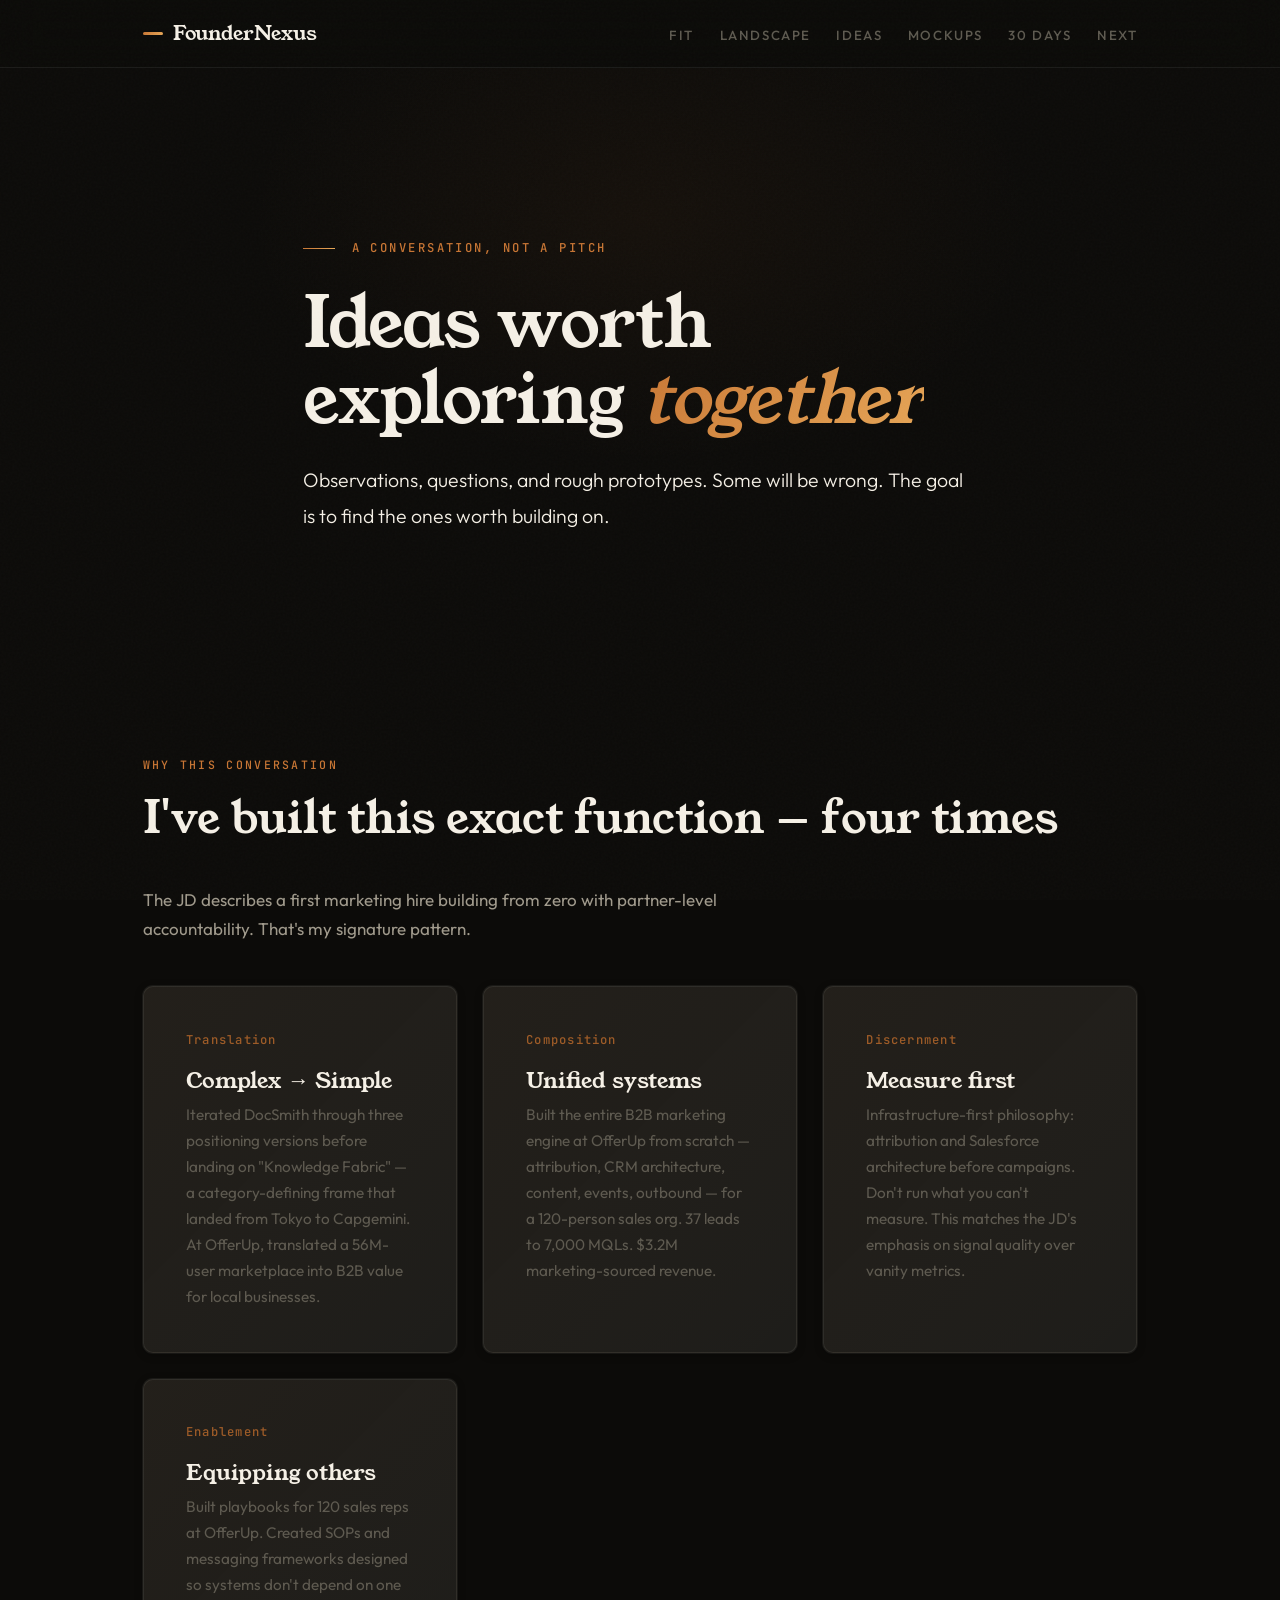
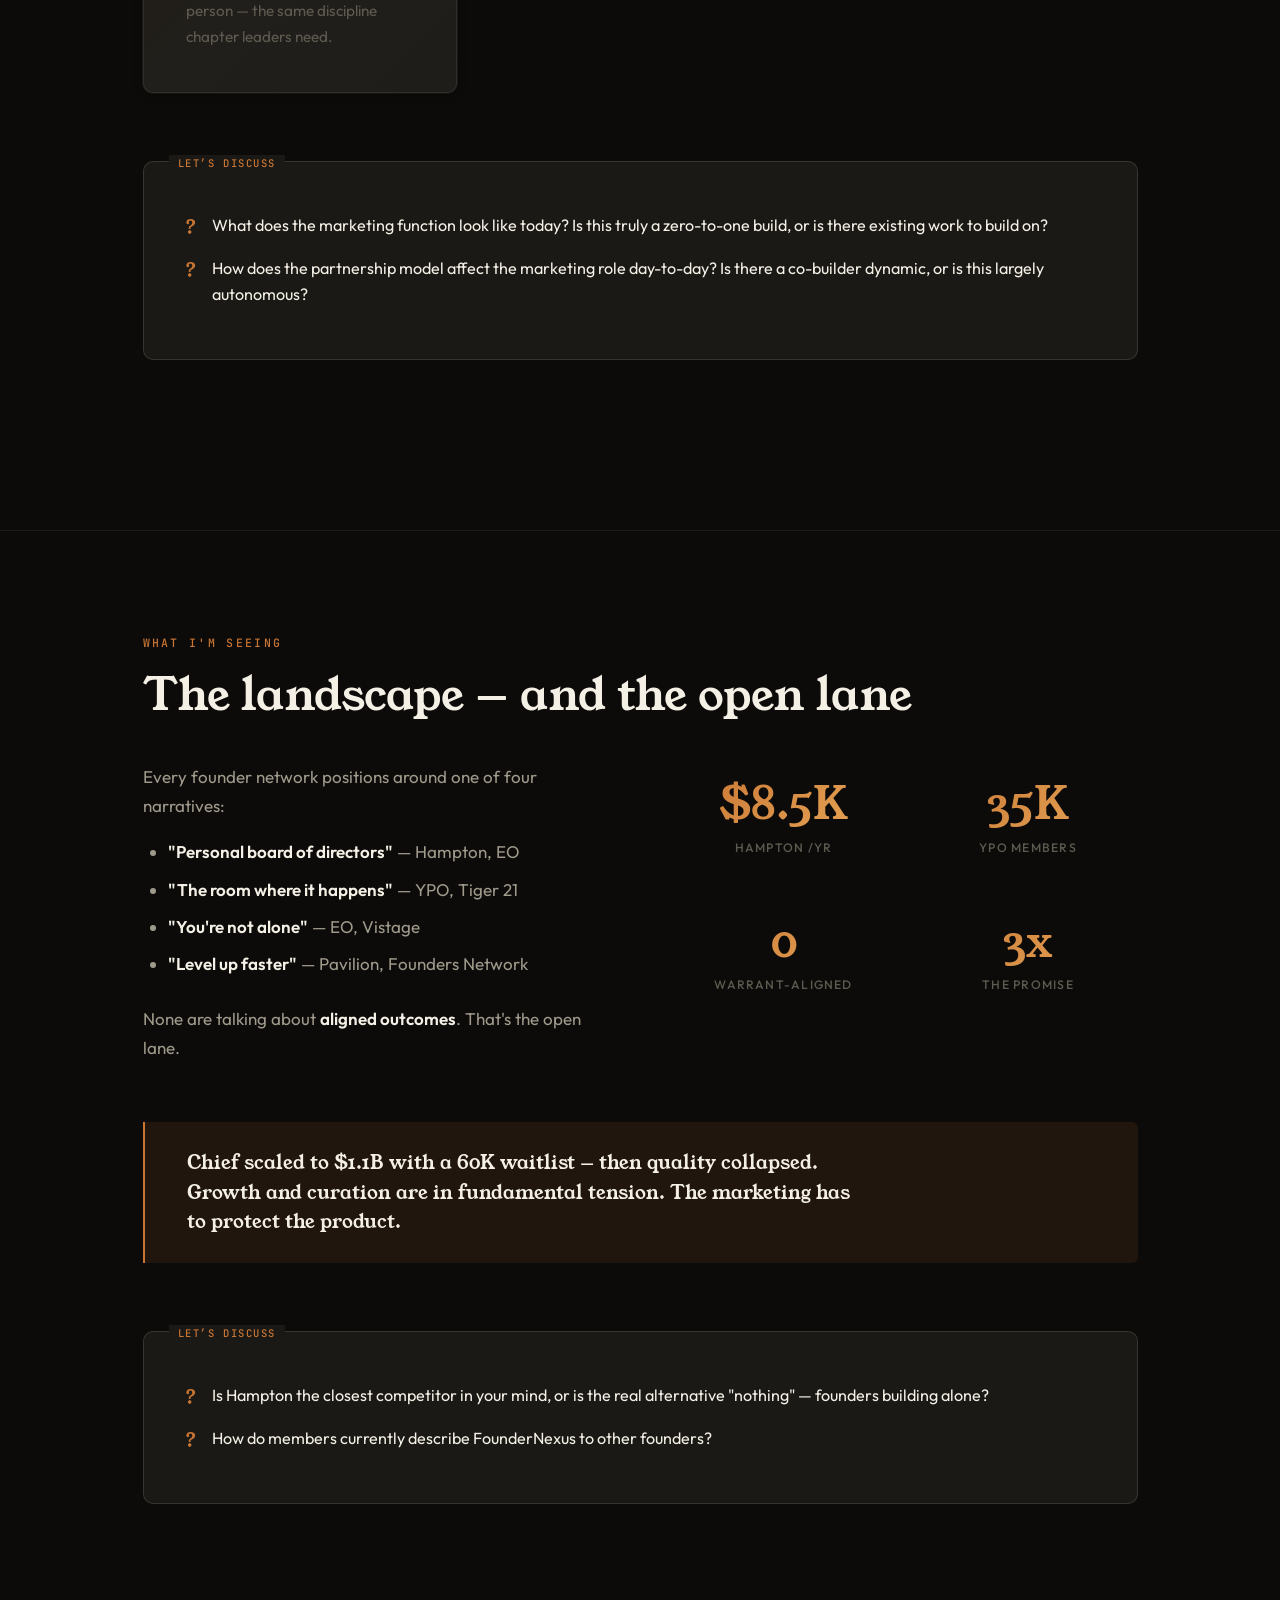
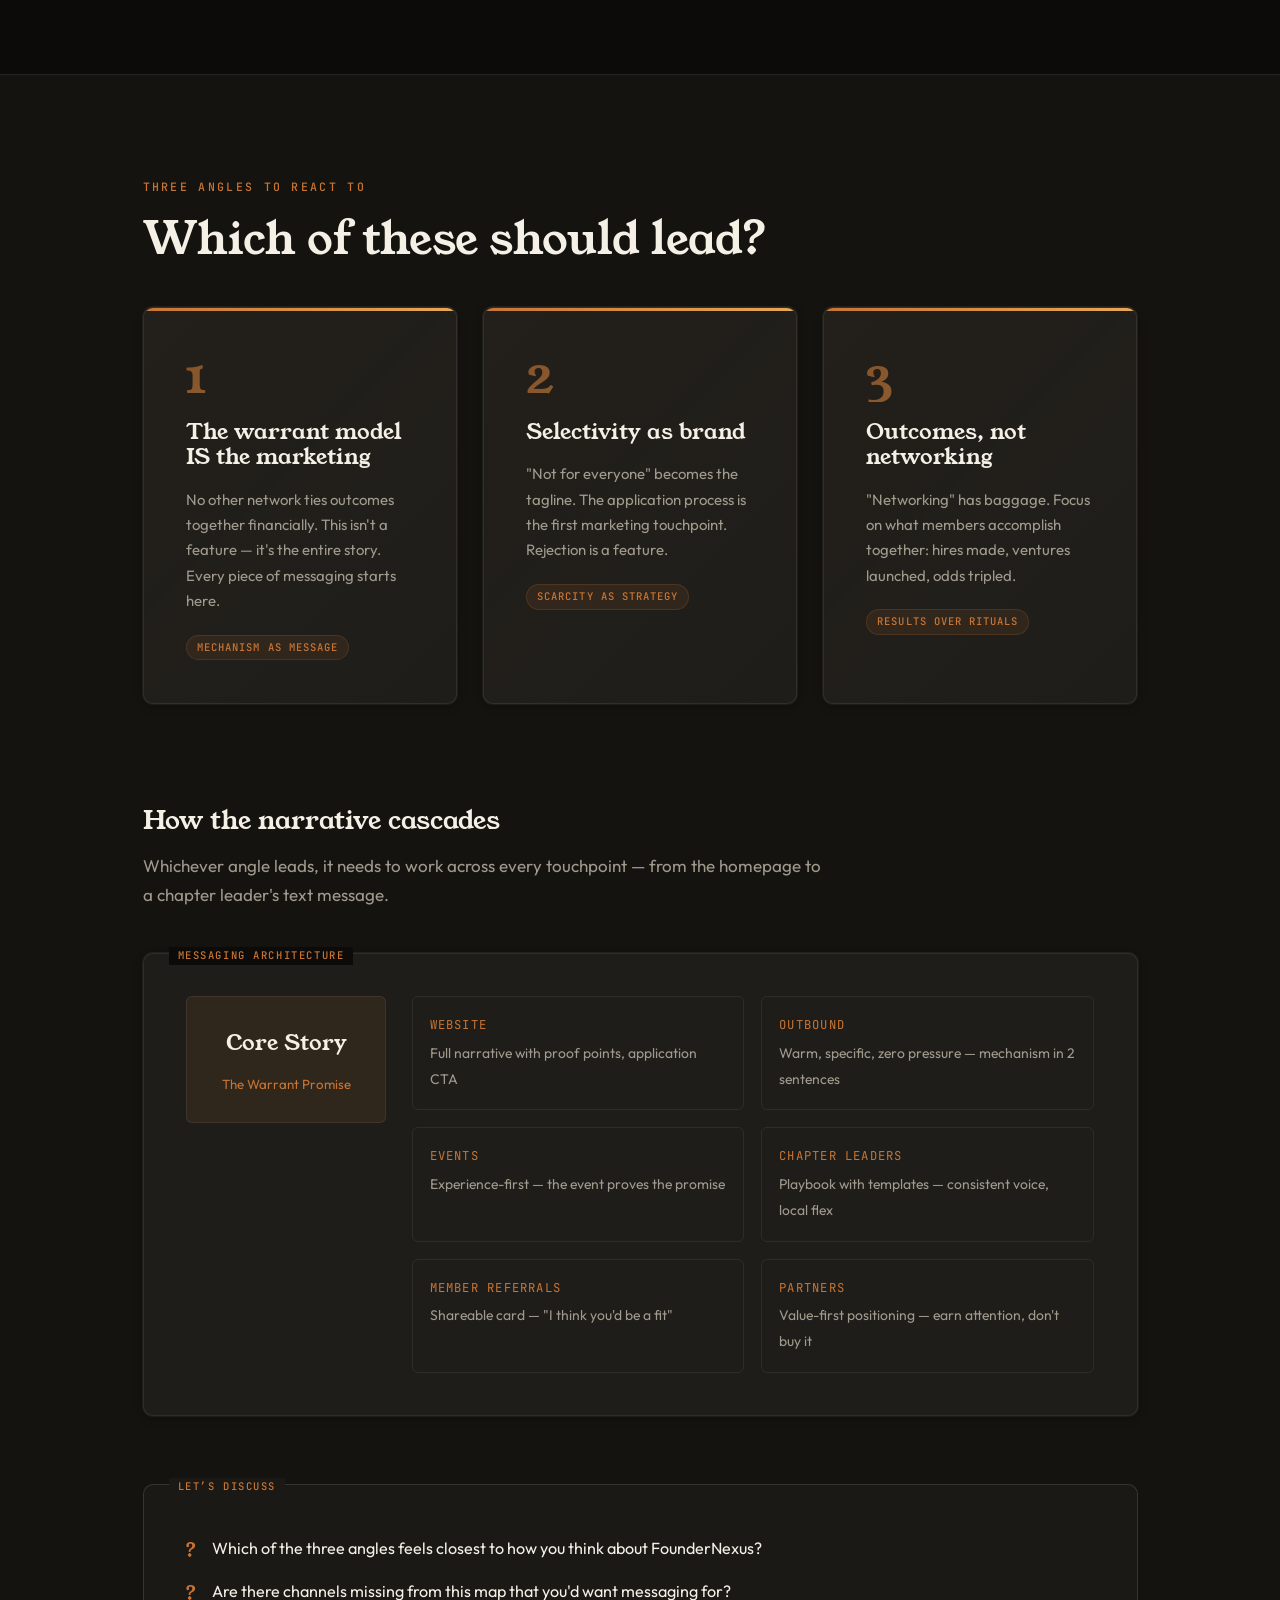
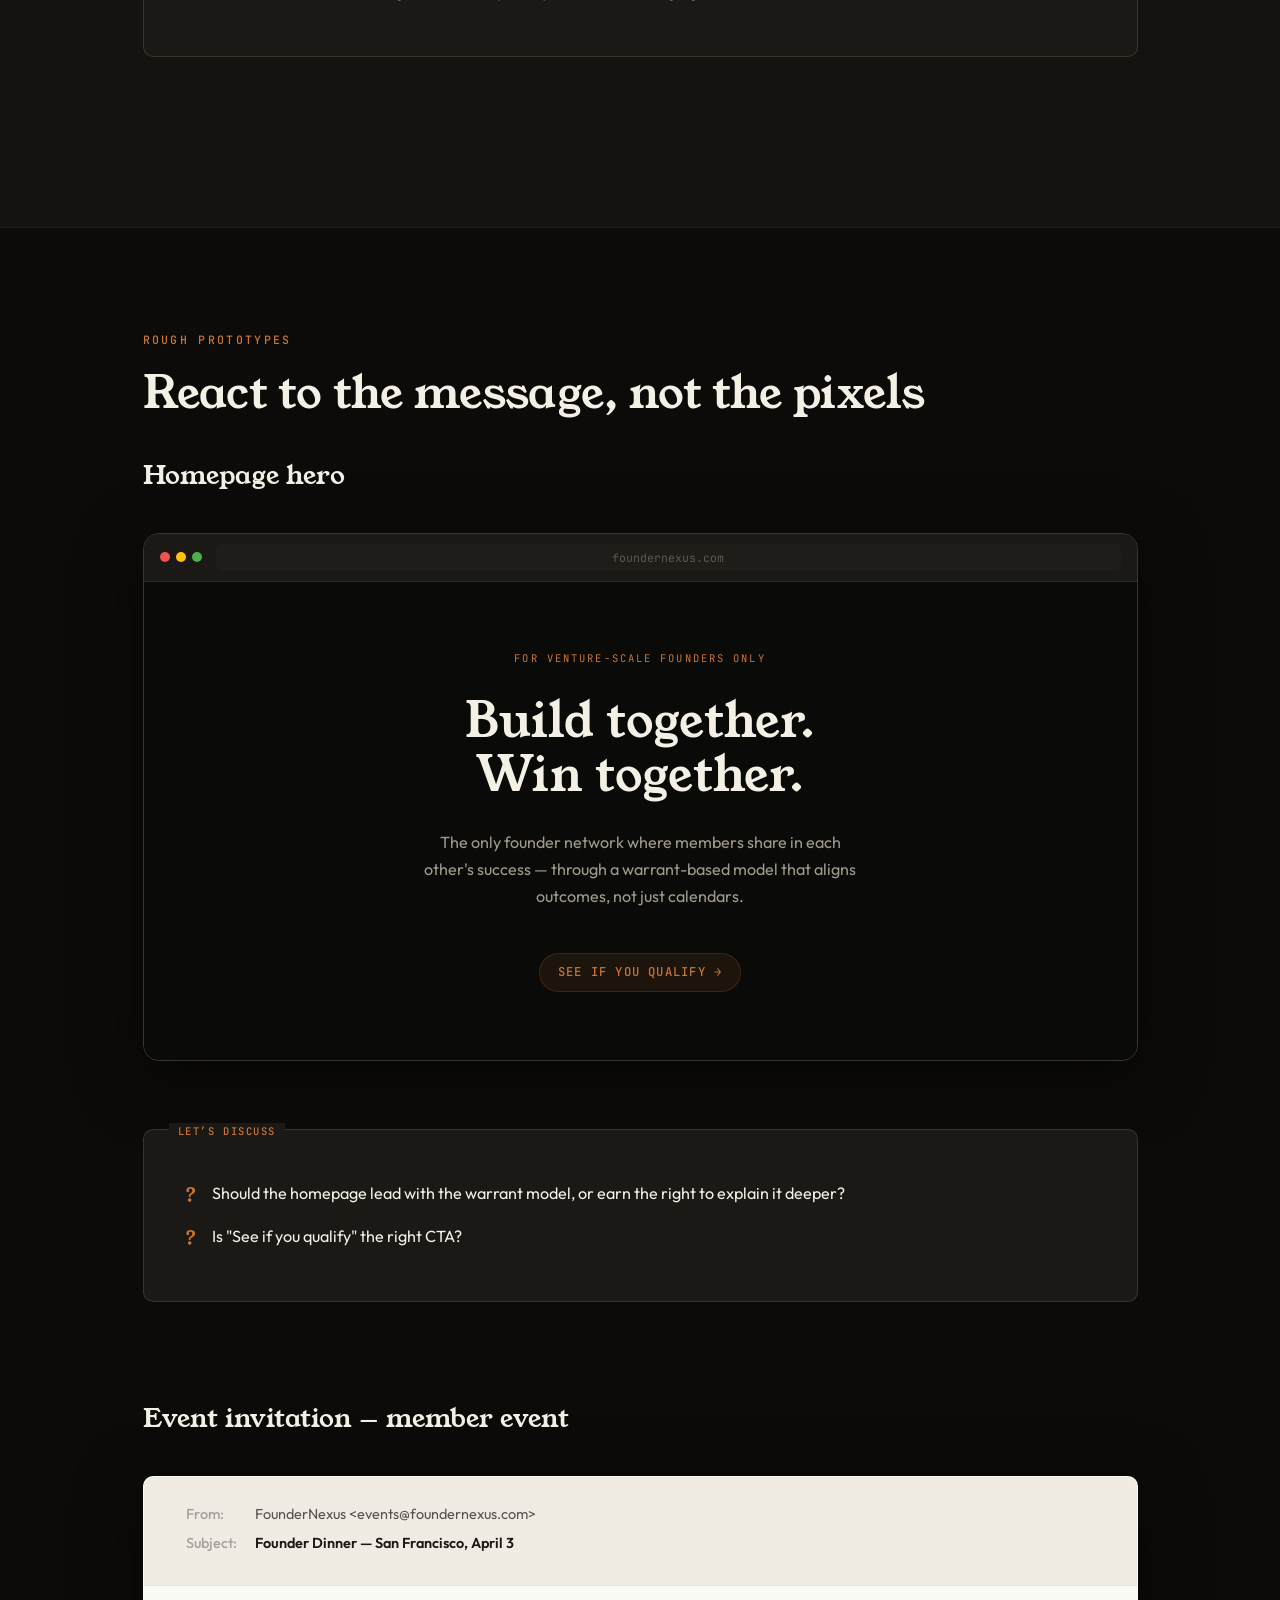
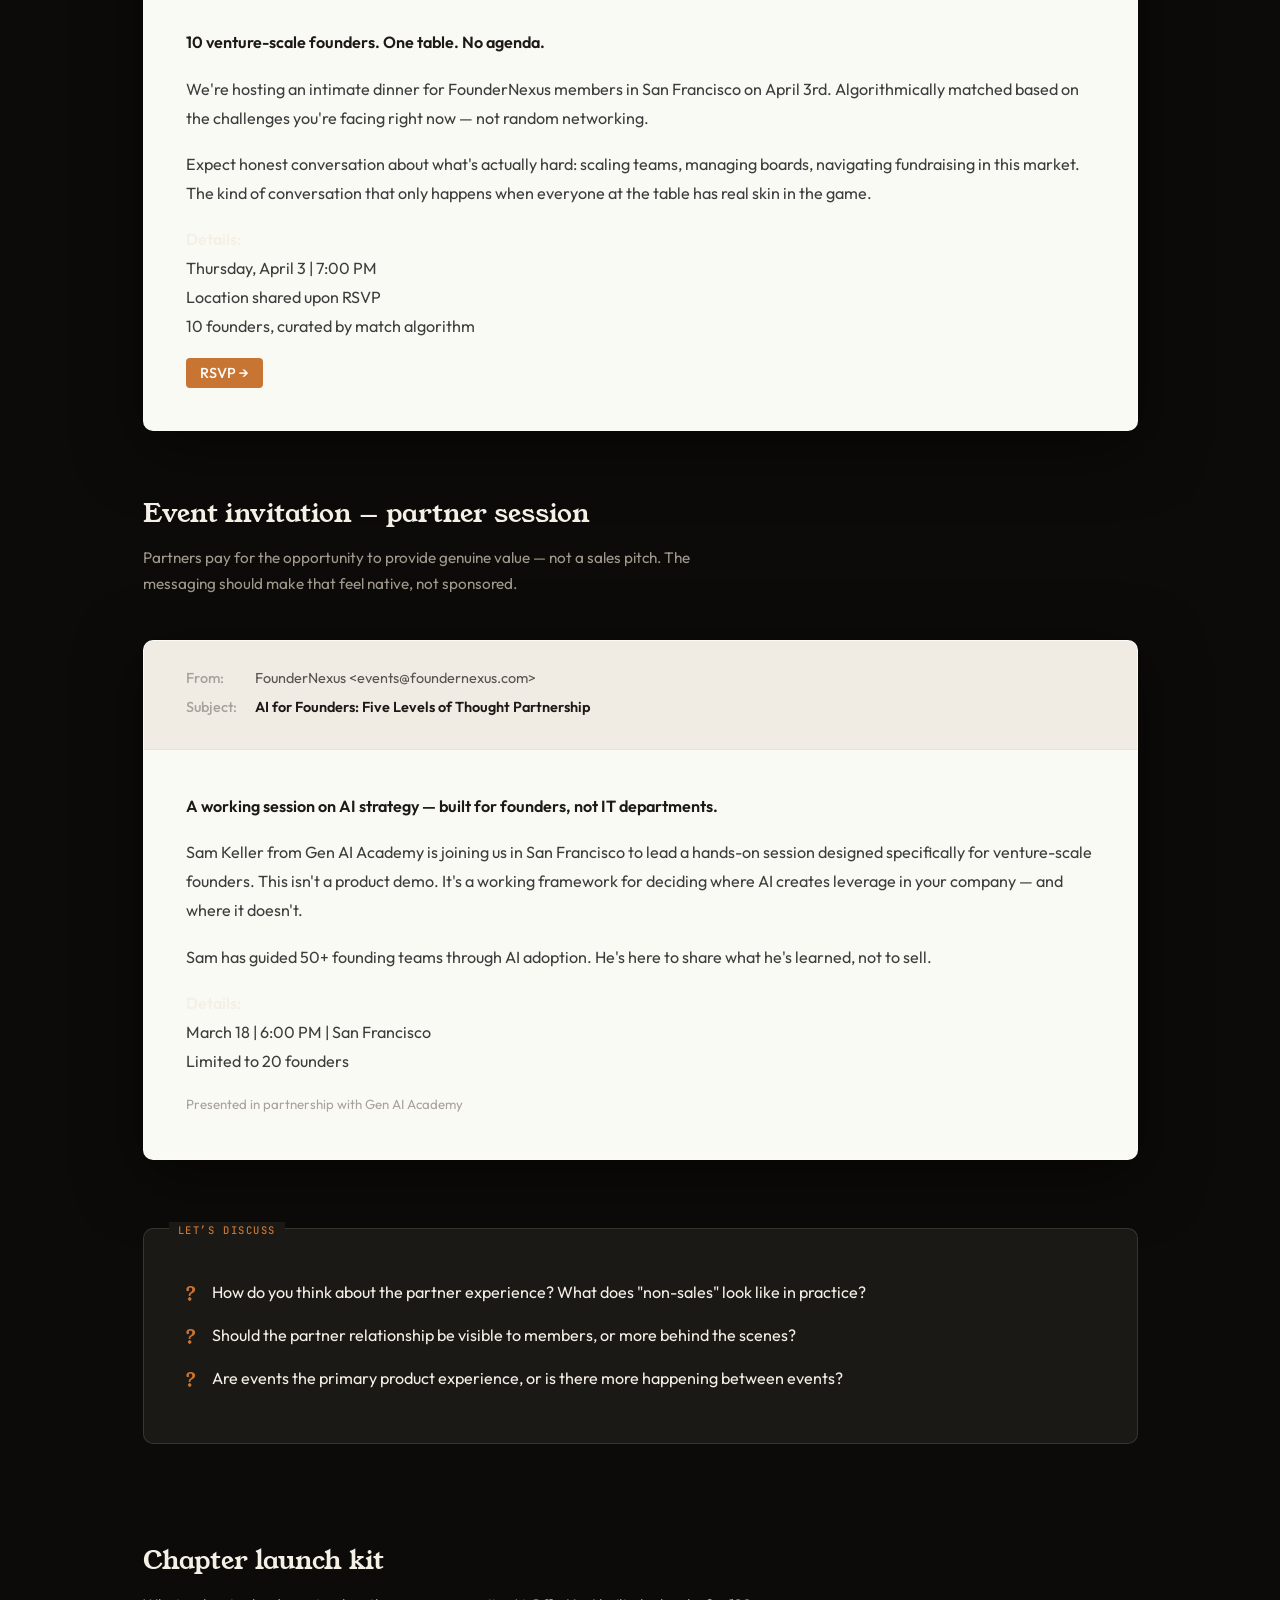
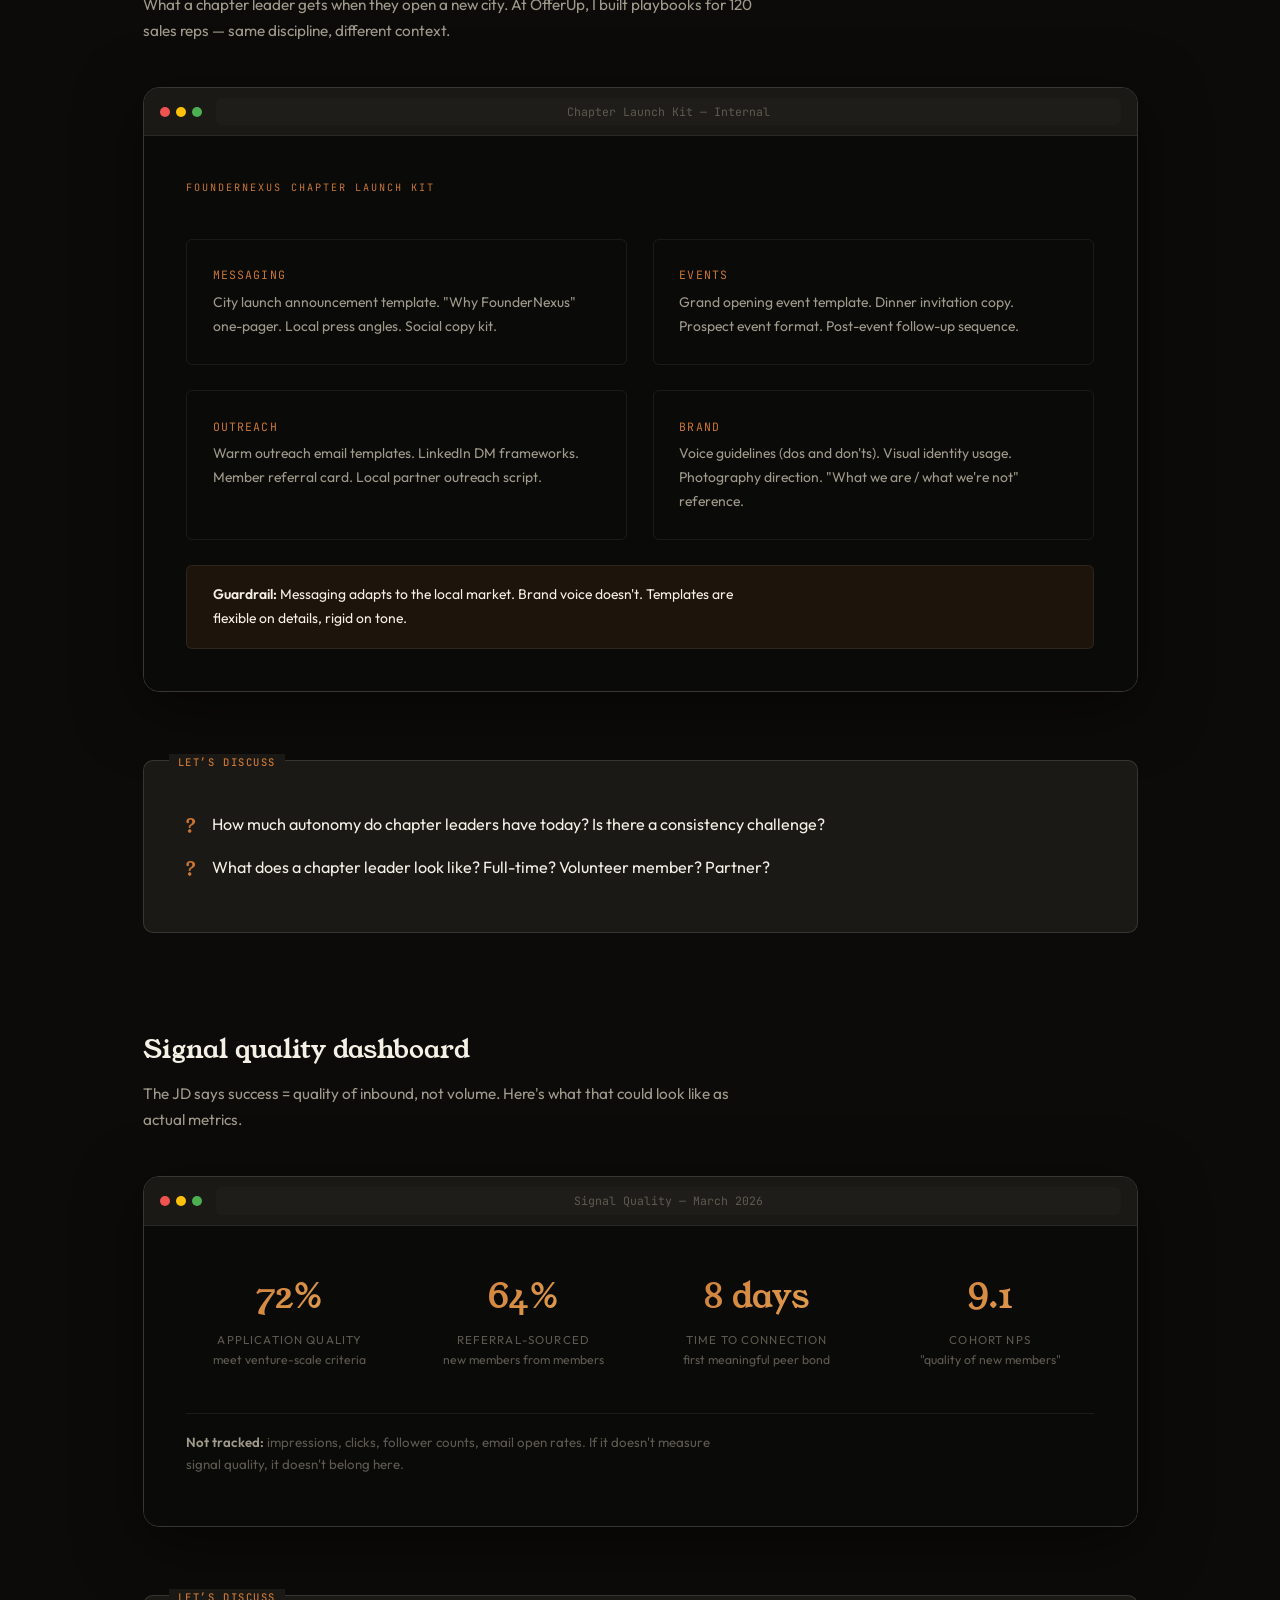
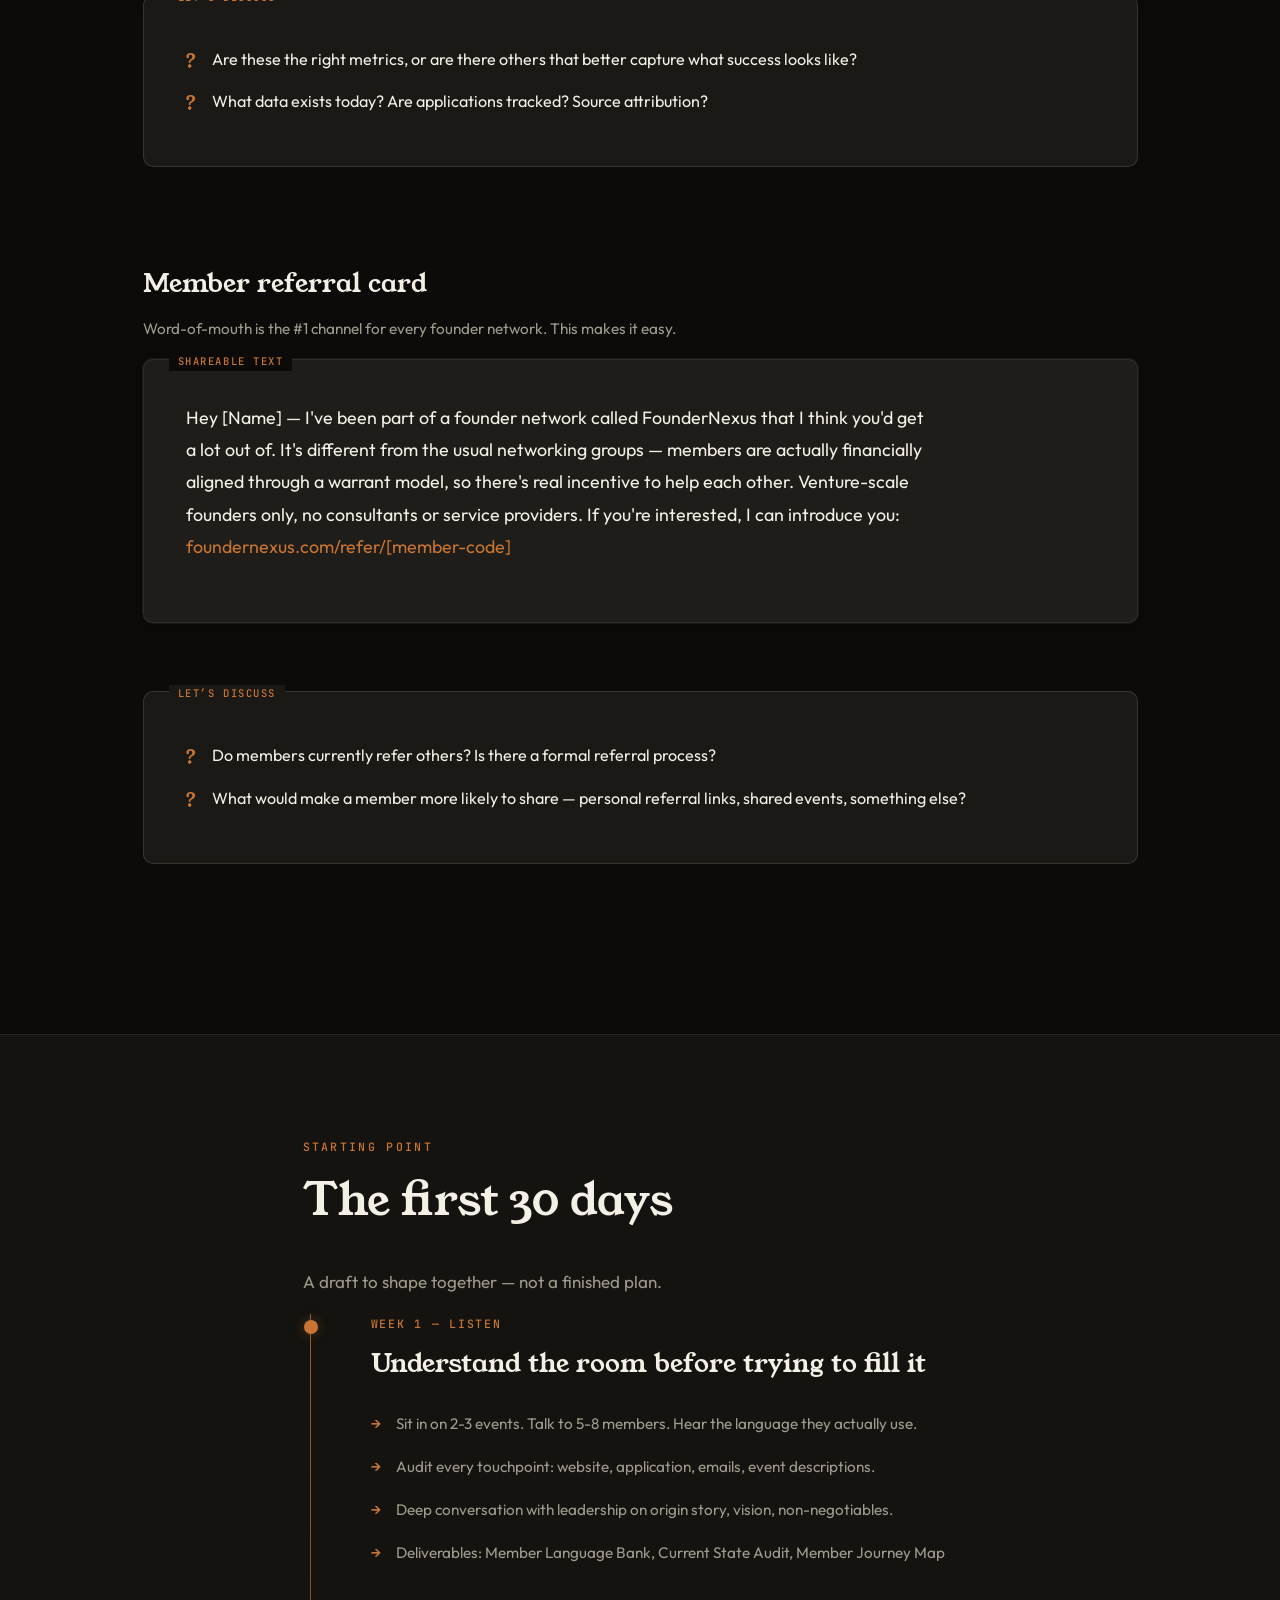
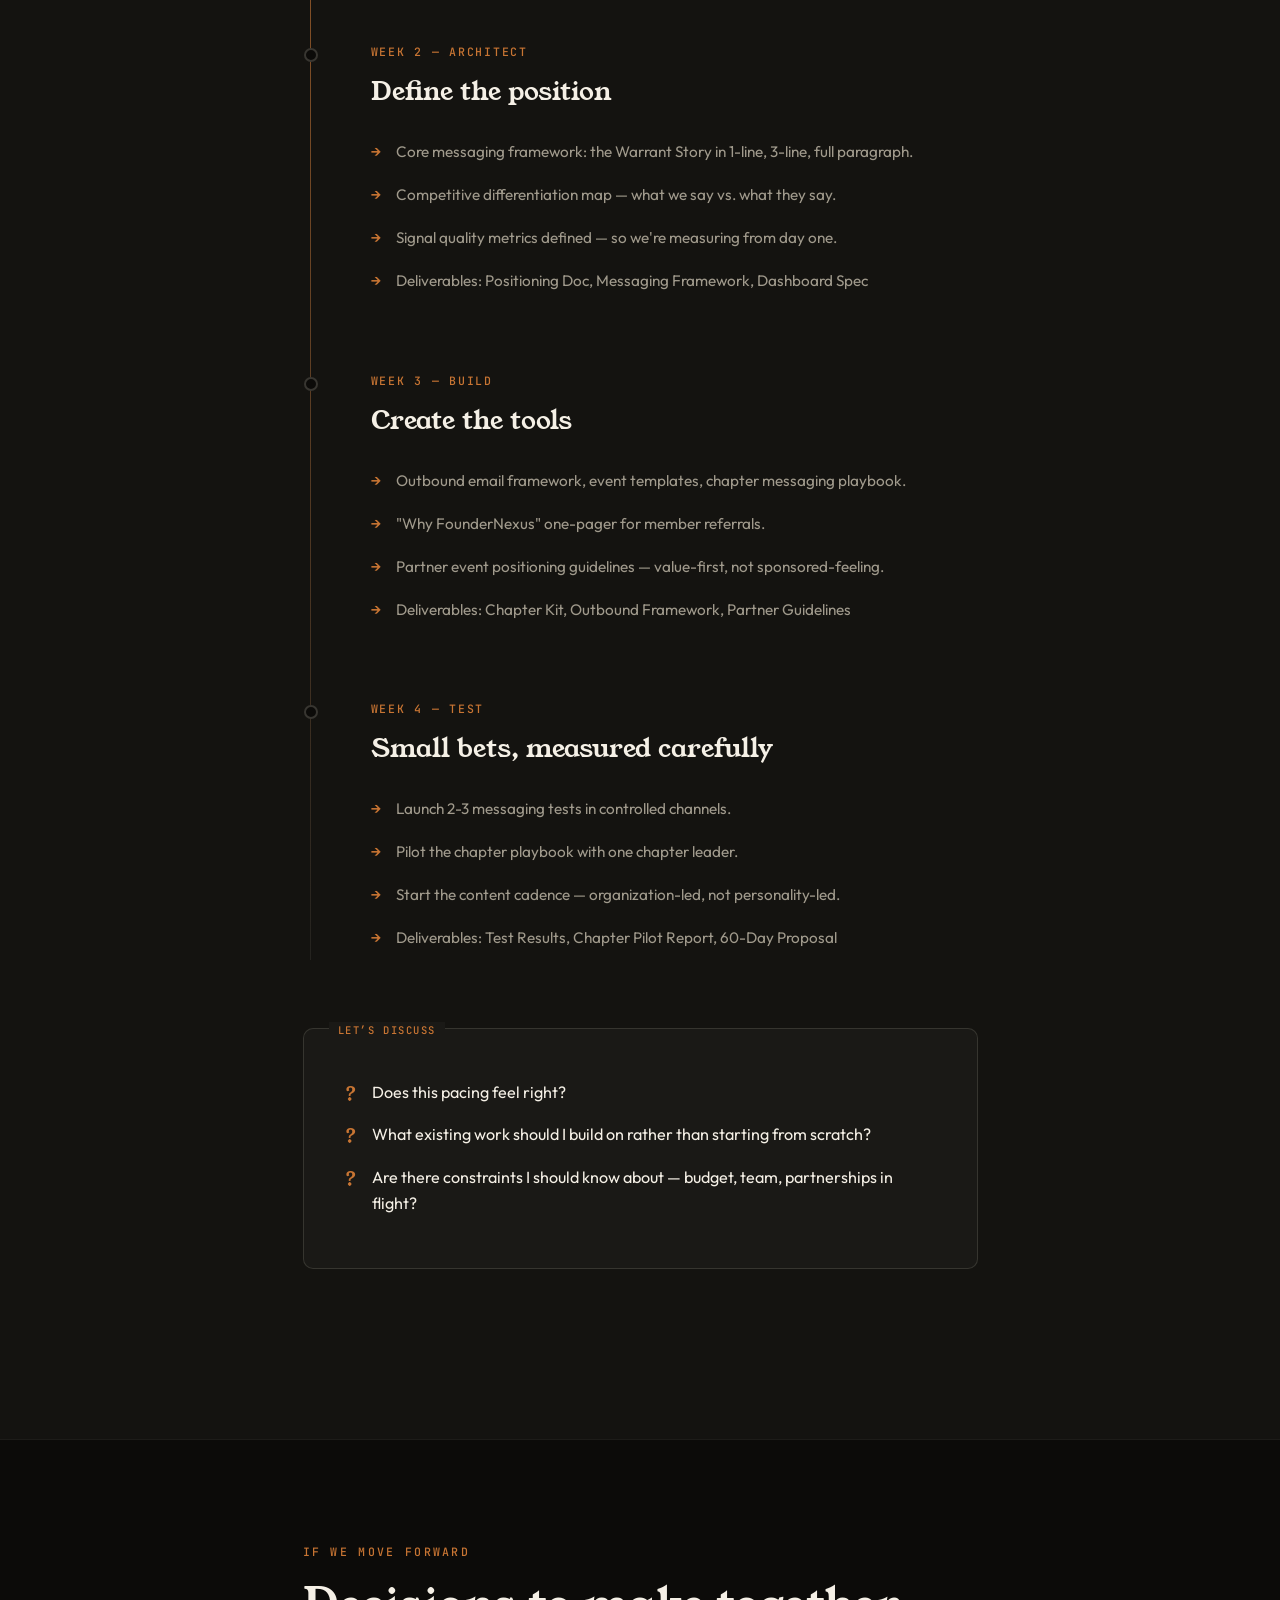
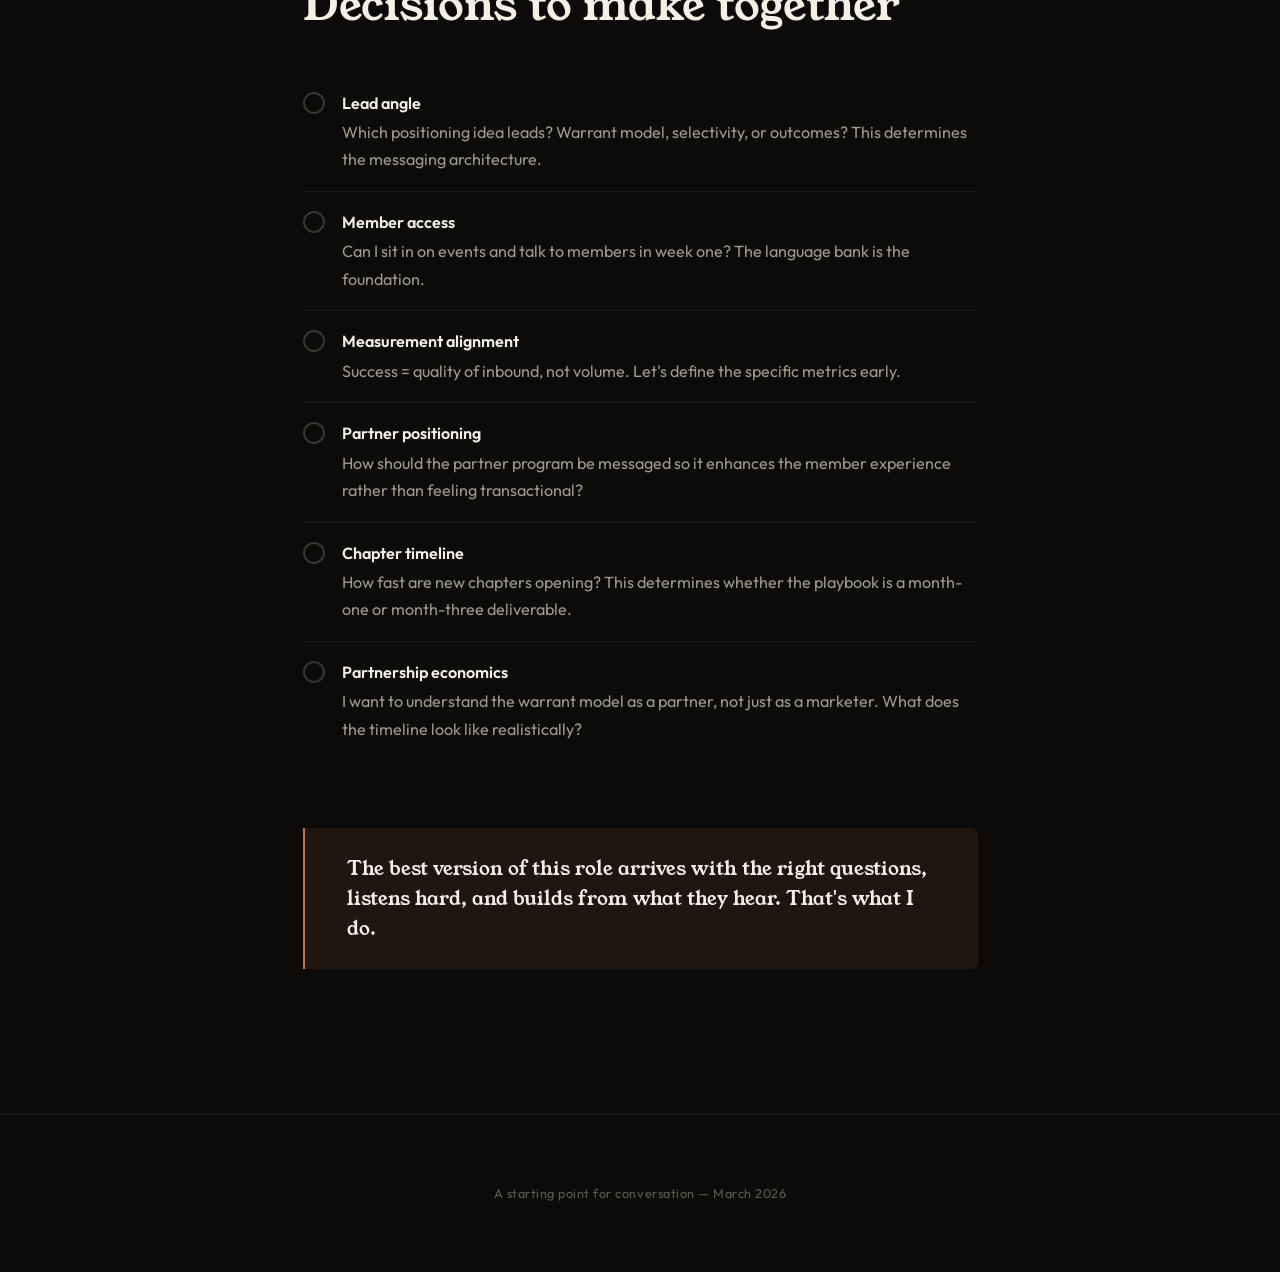
<file: index.html>
<!DOCTYPE html>
<html lang="en">
<head>
  <meta charset="UTF-8">
  <meta name="viewport" content="width=device-width, initial-scale=1.0">
  <title>FounderNexus — Ideas to Explore</title>
  <link rel="stylesheet" href="css/styles.css">
</head>
<body>
  <nav class="site-nav">
    <div class="container">
      <a href="#top" class="nav-brand">
        <span class="brand-mark"></span>
        FounderNexus
      </a>
      <ul class="nav-links">
        <li><a href="#fit">Fit</a></li>
        <li><a href="#landscape">Landscape</a></li>
        <li><a href="#ideas">Ideas</a></li>
        <li><a href="#mockups">Mockups</a></li>
        <li><a href="#roadmap">30 Days</a></li>
        <li><a href="#next">Next</a></li>
      </ul>
    </div>
  </nav>

  <!-- ═══════════════ HERO ═══════════════ -->
  <header class="hero" id="top">
    <div class="container container--narrow">
      <div class="hero-eyebrow animate-in">A conversation, not a pitch</div>
      <h1 class="animate-in delay-1">Ideas worth exploring <em>together</em></h1>
      <p class="lead animate-in delay-2">
        Observations, questions, and rough prototypes. Some will be wrong. The goal is to find the ones worth building on.
      </p>
    </div>
  </header>

  <!-- ═══════════════ FIT ═══════════════ -->
  <section id="fit" class="section-anchor">
    <div class="container">
      <div class="section-eyebrow reveal">Why this conversation</div>
      <h2 class="reveal">I've built this exact function — four times</h2>
      <p class="reveal">The JD describes a first marketing hire building from zero with partner-level accountability. That's my signature pattern.</p>

      <div class="card-grid reveal" style="margin-top: var(--space-lg);">
        <div class="card" style="cursor: default;">
          <div class="card-number">Translation</div>
          <h3>Complex → Simple</h3>
          <p>Iterated DocSmith through three positioning versions before landing on "Knowledge Fabric" — a category-defining frame that landed from Tokyo to Capgemini. At OfferUp, translated a 56M-user marketplace into B2B value for local businesses.</p>
        </div>
        <div class="card" style="cursor: default;">
          <div class="card-number">Composition</div>
          <h3>Unified systems</h3>
          <p>Built the entire B2B marketing engine at OfferUp from scratch — attribution, CRM architecture, content, events, outbound — for a 120-person sales org. 37 leads to 7,000 MQLs. $3.2M marketing-sourced revenue.</p>
        </div>
        <div class="card" style="cursor: default;">
          <div class="card-number">Discernment</div>
          <h3>Measure first</h3>
          <p>Infrastructure-first philosophy: attribution and Salesforce architecture before campaigns. Don't run what you can't measure. This matches the JD's emphasis on signal quality over vanity metrics.</p>
        </div>
        <div class="card" style="cursor: default;">
          <div class="card-number">Enablement</div>
          <h3>Equipping others</h3>
          <p>Built playbooks for 120 sales reps at OfferUp. Created SOPs and messaging frameworks designed so systems don't depend on one person — the same discipline chapter leaders need.</p>
        </div>
      </div>

      <div class="discuss reveal">
        <ul>
          <li>What does the marketing function look like today? Is this truly a zero-to-one build, or is there existing work to build on?</li>
          <li>How does the partnership model affect the marketing role day-to-day? Is there a co-builder dynamic, or is this largely autonomous?</li>
        </ul>
      </div>
    </div>
  </section>

  <!-- ═══════════════ LANDSCAPE ═══════════════ -->
  <section id="landscape" class="section-anchor">
    <div class="container">
      <div class="section-eyebrow reveal">What I'm seeing</div>
      <h2 class="reveal">The landscape — and the open lane</h2>

      <div class="two-col reveal">
        <div class="prose">
          <p>Every founder network positions around one of four narratives:</p>
          <ul>
            <li><strong>"Personal board of directors"</strong> — Hampton, EO</li>
            <li><strong>"The room where it happens"</strong> — YPO, Tiger 21</li>
            <li><strong>"You're not alone"</strong> — EO, Vistage</li>
            <li><strong>"Level up faster"</strong> — Pavilion, Founders Network</li>
          </ul>
          <p>None are talking about <strong>aligned outcomes</strong>. That's the open lane.</p>
        </div>
        <div>
          <div class="stat-row" style="border: none; padding: 0;">
            <div class="stat">
              <div class="stat-value">$8.5K</div>
              <div class="stat-label">Hampton /yr</div>
            </div>
            <div class="stat">
              <div class="stat-value">35K</div>
              <div class="stat-label">YPO members</div>
            </div>
            <div class="stat">
              <div class="stat-value">0</div>
              <div class="stat-label">Warrant-aligned</div>
            </div>
            <div class="stat">
              <div class="stat-value">3x</div>
              <div class="stat-label">The promise</div>
            </div>
          </div>
        </div>
      </div>

      <div class="callout reveal">
        <p>Chief scaled to $1.1B with a 60K waitlist — then quality collapsed. Growth and curation are in fundamental tension. The marketing has to protect the product.</p>
      </div>

      <div class="discuss reveal">
        <ul>
          <li>Is Hampton the closest competitor in your mind, or is the real alternative "nothing" — founders building alone?</li>
          <li>How do members currently describe FounderNexus to other founders?</li>
        </ul>
      </div>
    </div>
  </section>

  <!-- ═══════════════ THREE BIG IDEAS ═══════════════ -->
  <section id="ideas" class="section-anchor section-dark">
    <div class="container">
      <div class="section-eyebrow reveal">Three angles to react to</div>
      <h2 class="reveal">Which of these should lead?</h2>

      <div class="idea-grid reveal">
        <div class="idea-card">
          <div class="idea-number">1</div>
          <h3>The warrant model IS the marketing</h3>
          <p>No other network ties outcomes together financially. This isn't a feature — it's the entire story. Every piece of messaging starts here.</p>
          <div class="idea-tag"><span class="badge">Mechanism as message</span></div>
        </div>
        <div class="idea-card">
          <div class="idea-number">2</div>
          <h3>Selectivity as brand</h3>
          <p>"Not for everyone" becomes the tagline. The application process is the first marketing touchpoint. Rejection is a feature.</p>
          <div class="idea-tag"><span class="badge">Scarcity as strategy</span></div>
        </div>
        <div class="idea-card">
          <div class="idea-number">3</div>
          <h3>Outcomes, not networking</h3>
          <p>"Networking" has baggage. Focus on what members accomplish together: hires made, ventures launched, odds tripled.</p>
          <div class="idea-tag"><span class="badge">Results over rituals</span></div>
        </div>
      </div>

      <!-- Messaging Architecture -->
      <h3 class="reveal" style="margin-top: var(--space-2xl);">How the narrative cascades</h3>
      <p class="reveal">Whichever angle leads, it needs to work across every touchpoint — from the homepage to a chapter leader's text message.</p>

      <div class="msg-block reveal" style="margin-top: var(--space-lg);">
        <div class="msg-block-label">Messaging architecture</div>
        <div style="display: grid; grid-template-columns: 200px 1fr; gap: var(--space-md); align-items: start;">
          <div style="text-align: center; padding: var(--space-md); border: 1px solid var(--border); border-radius: var(--radius-sm); background: var(--accent-glow);">
            <p style="font-family: var(--font-display); font-size: 1.3rem; color: var(--text-primary); margin: 0;">Core Story</p>
            <p style="font-size: 0.78rem; color: var(--accent); margin: var(--space-xs) 0 0;">The Warrant Promise</p>
          </div>
          <div style="display: grid; grid-template-columns: 1fr 1fr; gap: var(--space-sm);">
            <div style="padding: var(--space-sm); border: 1px solid var(--border); border-radius: var(--radius-sm);">
              <p style="font-size: 0.72rem; font-family: var(--font-mono); color: var(--accent); text-transform: uppercase; letter-spacing: 0.1em; margin-bottom: 4px;">Website</p>
              <p style="font-size: 0.82rem; color: var(--text-secondary); margin: 0;">Full narrative with proof points, application CTA</p>
            </div>
            <div style="padding: var(--space-sm); border: 1px solid var(--border); border-radius: var(--radius-sm);">
              <p style="font-size: 0.72rem; font-family: var(--font-mono); color: var(--accent); text-transform: uppercase; letter-spacing: 0.1em; margin-bottom: 4px;">Outbound</p>
              <p style="font-size: 0.82rem; color: var(--text-secondary); margin: 0;">Warm, specific, zero pressure — mechanism in 2 sentences</p>
            </div>
            <div style="padding: var(--space-sm); border: 1px solid var(--border); border-radius: var(--radius-sm);">
              <p style="font-size: 0.72rem; font-family: var(--font-mono); color: var(--accent); text-transform: uppercase; letter-spacing: 0.1em; margin-bottom: 4px;">Events</p>
              <p style="font-size: 0.82rem; color: var(--text-secondary); margin: 0;">Experience-first — the event proves the promise</p>
            </div>
            <div style="padding: var(--space-sm); border: 1px solid var(--border); border-radius: var(--radius-sm);">
              <p style="font-size: 0.72rem; font-family: var(--font-mono); color: var(--accent); text-transform: uppercase; letter-spacing: 0.1em; margin-bottom: 4px;">Chapter Leaders</p>
              <p style="font-size: 0.82rem; color: var(--text-secondary); margin: 0;">Playbook with templates — consistent voice, local flex</p>
            </div>
            <div style="padding: var(--space-sm); border: 1px solid var(--border); border-radius: var(--radius-sm);">
              <p style="font-size: 0.72rem; font-family: var(--font-mono); color: var(--accent); text-transform: uppercase; letter-spacing: 0.1em; margin-bottom: 4px;">Member Referrals</p>
              <p style="font-size: 0.82rem; color: var(--text-secondary); margin: 0;">Shareable card — "I think you'd be a fit"</p>
            </div>
            <div style="padding: var(--space-sm); border: 1px solid var(--border); border-radius: var(--radius-sm);">
              <p style="font-size: 0.72rem; font-family: var(--font-mono); color: var(--accent); text-transform: uppercase; letter-spacing: 0.1em; margin-bottom: 4px;">Partners</p>
              <p style="font-size: 0.82rem; color: var(--text-secondary); margin: 0;">Value-first positioning — earn attention, don't buy it</p>
            </div>
          </div>
        </div>
      </div>

      <div class="discuss reveal">
        <ul>
          <li>Which of the three angles feels closest to how you think about FounderNexus?</li>
          <li>Are there channels missing from this map that you'd want messaging for?</li>
        </ul>
      </div>
    </div>
  </section>

  <!-- ═══════════════ MOCKUPS ═══════════════ -->
  <section id="mockups" class="section-anchor">
    <div class="container">
      <div class="section-eyebrow reveal">Rough prototypes</div>
      <h2 class="reveal">React to the message, not the pixels</h2>

      <!-- MOCKUP 1: Homepage Hero -->
      <h3 class="reveal">Homepage hero</h3>

      <div class="mockup reveal">
        <div class="mockup-bar">
          <span class="mockup-dot"></span>
          <span class="mockup-dot"></span>
          <span class="mockup-dot"></span>
          <span class="mockup-url">foundernexus.com</span>
        </div>
        <div class="mockup-body" style="text-align: center; display: flex; flex-direction: column; align-items: center; justify-content: center; min-height: 340px;">
          <p style="font-family: var(--font-mono); font-size: 0.62rem; letter-spacing: 0.2em; text-transform: uppercase; color: var(--accent); margin-bottom: var(--space-md);">For venture-scale founders only</p>
          <h2 style="font-size: clamp(1.8rem, 4vw, 2.8rem); max-width: 560px; margin-bottom: var(--space-md); line-height: 1.15;">Build together.<br>Win together.</h2>
          <p style="max-width: 440px; font-size: 0.95rem; line-height: 1.7; color: var(--text-secondary); margin-bottom: var(--space-lg);">The only founder network where members share in each other's success — through a warrant-based model that aligns outcomes, not just calendars.</p>
          <span class="badge" style="font-size: 0.72rem; padding: 8px 18px;">See if you qualify →</span>
        </div>
      </div>

      <div class="discuss reveal">
        <ul>
          <li>Should the homepage lead with the warrant model, or earn the right to explain it deeper?</li>
          <li>Is "See if you qualify" the right CTA?</li>
        </ul>
      </div>

      <!-- MOCKUP 2: Event Invitation -->
      <h3 class="reveal" style="margin-top: var(--space-2xl);">Event invitation — member event</h3>

      <div class="email-frame reveal">
        <div class="email-header">
          <div class="email-field">
            <span class="email-label">From:</span>
            <span>FounderNexus &lt;events@foundernexus.com&gt;</span>
          </div>
          <div class="email-field">
            <span class="email-label">Subject:</span>
            <span class="email-subject">Founder Dinner — San Francisco, April 3</span>
          </div>
        </div>
        <div class="email-body">
          <p style="font-weight: 600; color: #1C1917;">10 venture-scale founders. One table. No agenda.</p>
          <p>We're hosting an intimate dinner for FounderNexus members in San Francisco on April 3rd. Algorithmically matched based on the challenges you're facing right now — not random networking.</p>
          <p>Expect honest conversation about what's actually hard: scaling teams, managing boards, navigating fundraising in this market. The kind of conversation that only happens when everyone at the table has real skin in the game.</p>
          <p><strong>Details:</strong><br>
          Thursday, April 3 | 7:00 PM<br>
          Location shared upon RSVP<br>
          10 founders, curated by match algorithm</p>
          <p style="margin-bottom: 0;"><span style="background: #C87533; color: white; padding: 6px 14px; border-radius: 4px; font-size: 0.85rem; font-weight: 500;">RSVP →</span></p>
        </div>
      </div>

      <!-- MOCKUP 3: Partner Event -->
      <h3 class="reveal" style="margin-top: var(--space-xl);">Event invitation — partner session</h3>
      <p class="reveal" style="font-size: 0.9rem;">Partners pay for the opportunity to provide genuine value — not a sales pitch. The messaging should make that feel native, not sponsored.</p>

      <div class="email-frame reveal">
        <div class="email-header">
          <div class="email-field">
            <span class="email-label">From:</span>
            <span>FounderNexus &lt;events@foundernexus.com&gt;</span>
          </div>
          <div class="email-field">
            <span class="email-label">Subject:</span>
            <span class="email-subject">AI for Founders: Five Levels of Thought Partnership</span>
          </div>
        </div>
        <div class="email-body">
          <p style="font-weight: 600; color: #1C1917;">A working session on AI strategy — built for founders, not IT departments.</p>
          <p>Sam Keller from Gen AI Academy is joining us in San Francisco to lead a hands-on session designed specifically for venture-scale founders. This isn't a product demo. It's a working framework for deciding where AI creates leverage in your company — and where it doesn't.</p>
          <p>Sam has guided 50+ founding teams through AI adoption. He's here to share what he's learned, not to sell.</p>
          <p><strong>Details:</strong><br>
          March 18 | 6:00 PM | San Francisco<br>
          Limited to 20 founders</p>
          <p style="font-size: 0.78rem; color: #A8A29E; margin-bottom: 0;">Presented in partnership with Gen AI Academy</p>
        </div>
      </div>

      <div class="discuss reveal">
        <ul>
          <li>How do you think about the partner experience? What does "non-sales" look like in practice?</li>
          <li>Should the partner relationship be visible to members, or more behind the scenes?</li>
          <li>Are events the primary product experience, or is there more happening between events?</li>
        </ul>
      </div>

      <!-- MOCKUP 4: Chapter Launch Kit -->
      <h3 class="reveal" style="margin-top: var(--space-2xl);">Chapter launch kit</h3>
      <p class="reveal" style="font-size: 0.9rem;">What a chapter leader gets when they open a new city. At OfferUp, I built playbooks for 120 sales reps — same discipline, different context.</p>

      <div class="mockup reveal">
        <div class="mockup-bar">
          <span class="mockup-dot"></span>
          <span class="mockup-dot"></span>
          <span class="mockup-dot"></span>
          <span class="mockup-url">Chapter Launch Kit — Internal</span>
        </div>
        <div class="mockup-body" style="padding: var(--space-lg);">
          <p style="font-family: var(--font-mono); font-size: 0.6rem; letter-spacing: 0.2em; text-transform: uppercase; color: var(--accent); margin-bottom: var(--space-lg);">FounderNexus Chapter Launch Kit</p>

          <div style="display: grid; grid-template-columns: 1fr 1fr; gap: var(--space-md);">
            <div style="padding: var(--space-md); border: 1px solid var(--border); border-radius: var(--radius-sm);">
              <p style="font-size: 0.68rem; font-family: var(--font-mono); color: var(--accent); text-transform: uppercase; letter-spacing: 0.1em; margin-bottom: 6px;">Messaging</p>
              <p style="font-size: 0.82rem; color: var(--text-secondary); margin: 0;">City launch announcement template. "Why FounderNexus" one-pager. Local press angles. Social copy kit.</p>
            </div>
            <div style="padding: var(--space-md); border: 1px solid var(--border); border-radius: var(--radius-sm);">
              <p style="font-size: 0.68rem; font-family: var(--font-mono); color: var(--accent); text-transform: uppercase; letter-spacing: 0.1em; margin-bottom: 6px;">Events</p>
              <p style="font-size: 0.82rem; color: var(--text-secondary); margin: 0;">Grand opening event template. Dinner invitation copy. Prospect event format. Post-event follow-up sequence.</p>
            </div>
            <div style="padding: var(--space-md); border: 1px solid var(--border); border-radius: var(--radius-sm);">
              <p style="font-size: 0.68rem; font-family: var(--font-mono); color: var(--accent); text-transform: uppercase; letter-spacing: 0.1em; margin-bottom: 6px;">Outreach</p>
              <p style="font-size: 0.82rem; color: var(--text-secondary); margin: 0;">Warm outreach email templates. LinkedIn DM frameworks. Member referral card. Local partner outreach script.</p>
            </div>
            <div style="padding: var(--space-md); border: 1px solid var(--border); border-radius: var(--radius-sm);">
              <p style="font-size: 0.68rem; font-family: var(--font-mono); color: var(--accent); text-transform: uppercase; letter-spacing: 0.1em; margin-bottom: 6px;">Brand</p>
              <p style="font-size: 0.82rem; color: var(--text-secondary); margin: 0;">Voice guidelines (dos and don'ts). Visual identity usage. Photography direction. "What we are / what we're not" reference.</p>
            </div>
          </div>

          <div style="margin-top: var(--space-md); padding: var(--space-sm) var(--space-md); border: 1px solid var(--border); border-radius: var(--radius-sm); background: var(--accent-glow);">
            <p style="font-size: 0.82rem; color: var(--text-primary); margin: 0;"><strong>Guardrail:</strong> Messaging adapts to the local market. Brand voice doesn't. Templates are flexible on details, rigid on tone.</p>
          </div>
        </div>
      </div>

      <div class="discuss reveal">
        <ul>
          <li>How much autonomy do chapter leaders have today? Is there a consistency challenge?</li>
          <li>What does a chapter leader look like? Full-time? Volunteer member? Partner?</li>
        </ul>
      </div>

      <!-- MOCKUP 5: Signal Quality Dashboard -->
      <h3 class="reveal" style="margin-top: var(--space-2xl);">Signal quality dashboard</h3>
      <p class="reveal" style="font-size: 0.9rem;">The JD says success = quality of inbound, not volume. Here's what that could look like as actual metrics.</p>

      <div class="mockup reveal">
        <div class="mockup-bar">
          <span class="mockup-dot"></span>
          <span class="mockup-dot"></span>
          <span class="mockup-dot"></span>
          <span class="mockup-url">Signal Quality — March 2026</span>
        </div>
        <div class="mockup-body" style="padding: var(--space-lg);">
          <div style="display: grid; grid-template-columns: repeat(4, 1fr); gap: var(--space-md); margin-bottom: var(--space-lg);">
            <div style="text-align: center;">
              <p style="font-family: var(--font-display); font-size: 2rem; margin: 0; background: var(--gradient-accent); -webkit-background-clip: text; -webkit-text-fill-color: transparent; background-clip: text;">72%</p>
              <p style="font-size: 0.68rem; color: var(--text-muted); text-transform: uppercase; letter-spacing: 0.1em; margin: 4px 0 0;">Application quality</p>
              <p style="font-size: 0.72rem; color: var(--text-muted); margin: 0;">meet venture-scale criteria</p>
            </div>
            <div style="text-align: center;">
              <p style="font-family: var(--font-display); font-size: 2rem; margin: 0; background: var(--gradient-accent); -webkit-background-clip: text; -webkit-text-fill-color: transparent; background-clip: text;">64%</p>
              <p style="font-size: 0.68rem; color: var(--text-muted); text-transform: uppercase; letter-spacing: 0.1em; margin: 4px 0 0;">Referral-sourced</p>
              <p style="font-size: 0.72rem; color: var(--text-muted); margin: 0;">new members from members</p>
            </div>
            <div style="text-align: center;">
              <p style="font-family: var(--font-display); font-size: 2rem; margin: 0; background: var(--gradient-accent); -webkit-background-clip: text; -webkit-text-fill-color: transparent; background-clip: text;">8 days</p>
              <p style="font-size: 0.68rem; color: var(--text-muted); text-transform: uppercase; letter-spacing: 0.1em; margin: 4px 0 0;">Time to connection</p>
              <p style="font-size: 0.72rem; color: var(--text-muted); margin: 0;">first meaningful peer bond</p>
            </div>
            <div style="text-align: center;">
              <p style="font-family: var(--font-display); font-size: 2rem; margin: 0; background: var(--gradient-accent); -webkit-background-clip: text; -webkit-text-fill-color: transparent; background-clip: text;">9.1</p>
              <p style="font-size: 0.68rem; color: var(--text-muted); text-transform: uppercase; letter-spacing: 0.1em; margin: 4px 0 0;">Cohort NPS</p>
              <p style="font-size: 0.72rem; color: var(--text-muted); margin: 0;">"quality of new members"</p>
            </div>
          </div>
          <div style="border-top: 1px solid var(--border); padding-top: var(--space-sm);">
            <p style="font-size: 0.78rem; color: var(--text-muted); margin: 0;"><strong style="color: var(--text-secondary);">Not tracked:</strong> impressions, clicks, follower counts, email open rates. If it doesn't measure signal quality, it doesn't belong here.</p>
          </div>
        </div>
      </div>

      <div class="discuss reveal">
        <ul>
          <li>Are these the right metrics, or are there others that better capture what success looks like?</li>
          <li>What data exists today? Are applications tracked? Source attribution?</li>
        </ul>
      </div>

      <!-- MOCKUP 6: Member Referral Card -->
      <h3 class="reveal" style="margin-top: var(--space-2xl);">Member referral card</h3>
      <p class="reveal" style="font-size: 0.9rem;">Word-of-mouth is the #1 channel for every founder network. This makes it easy.</p>

      <div class="msg-block reveal">
        <div class="msg-block-label">Shareable text</div>
        <p style="color: var(--text-primary); font-size: 1.05rem; line-height: 1.8;">Hey [Name] — I've been part of a founder network called FounderNexus that I think you'd get a lot out of. It's different from the usual networking groups — members are actually financially aligned through a warrant model, so there's real incentive to help each other. Venture-scale founders only, no consultants or service providers. If you're interested, I can introduce you: <span style="color: var(--accent);">foundernexus.com/refer/[member-code]</span></p>
      </div>

      <div class="discuss reveal">
        <ul>
          <li>Do members currently refer others? Is there a formal referral process?</li>
          <li>What would make a member more likely to share — personal referral links, shared events, something else?</li>
        </ul>
      </div>
    </div>
  </section>

  <!-- ═══════════════ FIRST 30 DAYS ═══════════════ -->
  <section id="roadmap" class="section-anchor section-dark">
    <div class="container container--narrow">
      <div class="section-eyebrow reveal">Starting point</div>
      <h2 class="reveal">The first 30 days</h2>
      <p class="reveal">A draft to shape together — not a finished plan.</p>

      <div class="timeline reveal">
        <div class="timeline-item active">
          <div class="timeline-dot"></div>
          <div class="timeline-phase">Week 1 — Listen</div>
          <div class="timeline-title">Understand the room before trying to fill it</div>
          <div class="timeline-content">
            <ul class="timeline-deliverables">
              <li>Sit in on 2-3 events. Talk to 5-8 members. Hear the language they actually use.</li>
              <li>Audit every touchpoint: website, application, emails, event descriptions.</li>
              <li>Deep conversation with leadership on origin story, vision, non-negotiables.</li>
              <li>Deliverables: Member Language Bank, Current State Audit, Member Journey Map</li>
            </ul>
          </div>
        </div>

        <div class="timeline-item">
          <div class="timeline-dot"></div>
          <div class="timeline-phase">Week 2 — Architect</div>
          <div class="timeline-title">Define the position</div>
          <div class="timeline-content">
            <ul class="timeline-deliverables">
              <li>Core messaging framework: the Warrant Story in 1-line, 3-line, full paragraph.</li>
              <li>Competitive differentiation map — what we say vs. what they say.</li>
              <li>Signal quality metrics defined — so we're measuring from day one.</li>
              <li>Deliverables: Positioning Doc, Messaging Framework, Dashboard Spec</li>
            </ul>
          </div>
        </div>

        <div class="timeline-item">
          <div class="timeline-dot"></div>
          <div class="timeline-phase">Week 3 — Build</div>
          <div class="timeline-title">Create the tools</div>
          <div class="timeline-content">
            <ul class="timeline-deliverables">
              <li>Outbound email framework, event templates, chapter messaging playbook.</li>
              <li>"Why FounderNexus" one-pager for member referrals.</li>
              <li>Partner event positioning guidelines — value-first, not sponsored-feeling.</li>
              <li>Deliverables: Chapter Kit, Outbound Framework, Partner Guidelines</li>
            </ul>
          </div>
        </div>

        <div class="timeline-item">
          <div class="timeline-dot"></div>
          <div class="timeline-phase">Week 4 — Test</div>
          <div class="timeline-title">Small bets, measured carefully</div>
          <div class="timeline-content">
            <ul class="timeline-deliverables">
              <li>Launch 2-3 messaging tests in controlled channels.</li>
              <li>Pilot the chapter playbook with one chapter leader.</li>
              <li>Start the content cadence — organization-led, not personality-led.</li>
              <li>Deliverables: Test Results, Chapter Pilot Report, 60-Day Proposal</li>
            </ul>
          </div>
        </div>
      </div>

      <div class="discuss reveal">
        <ul>
          <li>Does this pacing feel right?</li>
          <li>What existing work should I build on rather than starting from scratch?</li>
          <li>Are there constraints I should know about — budget, team, partnerships in flight?</li>
        </ul>
      </div>
    </div>
  </section>

  <!-- ═══════════════ NEXT STEPS ═══════════════ -->
  <section id="next" class="section-anchor">
    <div class="container container--narrow">
      <div class="section-eyebrow reveal">If we move forward</div>
      <h2 class="reveal">Decisions to make together</h2>

      <ul class="next-steps reveal">
        <li>
          <span class="step-marker"></span>
          <div>
            <strong>Lead angle</strong>
            Which positioning idea leads? Warrant model, selectivity, or outcomes? This determines the messaging architecture.
          </div>
        </li>
        <li>
          <span class="step-marker"></span>
          <div>
            <strong>Member access</strong>
            Can I sit in on events and talk to members in week one? The language bank is the foundation.
          </div>
        </li>
        <li>
          <span class="step-marker"></span>
          <div>
            <strong>Measurement alignment</strong>
            Success = quality of inbound, not volume. Let's define the specific metrics early.
          </div>
        </li>
        <li>
          <span class="step-marker"></span>
          <div>
            <strong>Partner positioning</strong>
            How should the partner program be messaged so it enhances the member experience rather than feeling transactional?
          </div>
        </li>
        <li>
          <span class="step-marker"></span>
          <div>
            <strong>Chapter timeline</strong>
            How fast are new chapters opening? This determines whether the playbook is a month-one or month-three deliverable.
          </div>
        </li>
        <li>
          <span class="step-marker"></span>
          <div>
            <strong>Partnership economics</strong>
            I want to understand the warrant model as a partner, not just as a marketer. What does the timeline look like realistically?
          </div>
        </li>
      </ul>

      <div class="callout reveal" style="margin-top: var(--space-xl);">
        <p>The best version of this role arrives with the right questions, listens hard, and builds from what they hear. That's what I do.</p>
      </div>
    </div>
  </section>

  <footer class="site-footer">
    <div class="container">
      <p>A starting point for conversation — March 2026</p>
    </div>
  </footer>

  <script src="js/main.js"></script>
</body>
</html>
</file>
<file: css/styles.css>
/* FounderNexus Interview — Design System V3
   Aesthetic: Luxe Dark Editorial
   Think: Luxury brand meets Dezeen magazine
   Display: Young Serif | Body: Outfit | Mono: JetBrains Mono
   Palette: Rich black + warm ivory text + burnished copper accents + subtle gradients */

@import url("https://fonts.googleapis.com/css2?family=Young+Serif&family=Outfit:wght@300;400;500;600;700&family=JetBrains+Mono:wght@400;500&display=swap");

/* ── Reset ── */
*,
*::before,
*::after {
  box-sizing: border-box;
  margin: 0;
  padding: 0;
}

/* ── Custom Properties ── */
:root {
  --bg: #0c0b09;
  --bg-elevated: #141310;
  --bg-surface: #1a1916;
  --bg-card: #1e1d1a;
  --bg-card-hover: #262521;
  --bg-subtle: #0f0e0c;

  --border: rgba(255, 248, 230, 0.07);
  --border-hover: rgba(255, 248, 230, 0.12);
  --border-strong: rgba(255, 248, 230, 0.18);

  --text-primary: #f5f0e6;
  --text-secondary: #a09a8c;
  --text-muted: #5e5a50;

  --accent: #c87533;
  --accent-hover: #d98a45;
  --accent-dim: #9e5c28;
  --accent-glow: rgba(200, 117, 51, 0.1);
  --accent-glow-strong: rgba(200, 117, 51, 0.18);

  --gradient-accent: linear-gradient(135deg, #c87533, #e8a858);
  --gradient-dark: linear-gradient(
    180deg,
    var(--bg) 0%,
    var(--bg-elevated) 100%
  );
  --gradient-card: linear-gradient(
    135deg,
    rgba(200, 117, 51, 0.03),
    rgba(200, 117, 51, 0)
  );

  --font-display: "Young Serif", Georgia, serif;
  --font-body: "Outfit", -apple-system, sans-serif;
  --font-mono: "JetBrains Mono", monospace;

  --space-xs: 0.5rem;
  --space-sm: 1rem;
  --space-md: 1.5rem;
  --space-lg: 2.5rem;
  --space-xl: 4rem;
  --space-2xl: 6rem;
  --space-3xl: 10rem;

  --radius-sm: 6px;
  --radius-md: 10px;
  --radius-lg: 16px;

  --max-w: 1080px;
  --max-w-narrow: 760px;
  --max-w-wide: 1280px;

  --transition-fast: 150ms ease;
  --transition-base: 300ms cubic-bezier(0.4, 0, 0.2, 1);
  --transition-slow: 600ms cubic-bezier(0.4, 0, 0.2, 1);

  --shadow-glow: 0 0 40px rgba(200, 117, 51, 0.06);
  --shadow-card: 0 2px 8px rgba(0, 0, 0, 0.3), 0 0 0 1px var(--border);
  --shadow-card-hover:
    0 8px 32px rgba(0, 0, 0, 0.4), 0 0 0 1px var(--border-hover);
}

/* ── Base ── */
html {
  font-size: 17px;
  scroll-behavior: smooth;
  -webkit-font-smoothing: antialiased;
  -moz-osx-font-smoothing: grayscale;
}

body {
  font-family: var(--font-body);
  font-weight: 400;
  line-height: 1.7;
  color: var(--text-primary);
  background: var(--bg);
  min-height: 100vh;
  overflow-x: hidden;
}

/* ── Texture overlay — very subtle noise ── */
body::before {
  content: "";
  position: fixed;
  inset: 0;
  background-image: url("data:image/svg+xml,%3Csvg viewBox='0 0 512 512' xmlns='http://www.w3.org/2000/svg'%3E%3Cfilter id='n'%3E%3CfeTurbulence type='fractalNoise' baseFrequency='0.8' numOctaves='4' stitchTiles='stitch'/%3E%3C/filter%3E%3Crect width='100%25' height='100%25' filter='url(%23n)' opacity='0.025'/%3E%3C/svg%3E");
  pointer-events: none;
  z-index: 9999;
}

/* ── Typography ── */
h1,
h2,
h3,
h4 {
  font-family: var(--font-display);
  font-weight: 400;
  line-height: 1.15;
  color: var(--text-primary);
}

h1 {
  font-size: clamp(2.6rem, 5.5vw, 4.2rem);
  line-height: 1.08;
  letter-spacing: -0.01em;
}

h2 {
  font-size: clamp(1.8rem, 3.5vw, 2.8rem);
  margin-bottom: var(--space-lg);
}

h3 {
  font-size: clamp(1.25rem, 2vw, 1.6rem);
  margin-bottom: var(--space-sm);
}

h4 {
  font-family: var(--font-body);
  font-size: 0.82rem;
  font-weight: 600;
  text-transform: uppercase;
  letter-spacing: 0.06em;
  color: var(--text-secondary);
  margin-bottom: var(--space-xs);
}

p {
  margin-bottom: var(--space-sm);
  color: var(--text-secondary);
  max-width: 62ch;
}

p.lead {
  font-size: 1.15rem;
  line-height: 1.85;
  color: var(--text-primary);
  font-weight: 300;
}

strong {
  color: var(--text-primary);
  font-weight: 600;
}
em {
  font-style: italic;
}

a {
  color: var(--accent);
  text-decoration: none;
  transition: color var(--transition-fast);
}
a:hover {
  color: var(--accent-hover);
}

::selection {
  background: var(--accent-glow-strong);
  color: var(--text-primary);
}

/* ── Layout ── */
.container {
  width: 100%;
  max-width: var(--max-w);
  margin: 0 auto;
  padding: 0 var(--space-lg);
}

.container--narrow {
  max-width: var(--max-w-narrow);
}
.container--wide {
  max-width: var(--max-w-wide);
}

section {
  padding: var(--space-2xl) 0;
}

section + section {
  border-top: 1px solid var(--border);
}

/* ── Navigation ── */
.site-nav {
  position: sticky;
  top: 0;
  z-index: 100;
  background: rgba(12, 11, 9, 0.82);
  backdrop-filter: blur(20px) saturate(1.5);
  -webkit-backdrop-filter: blur(20px) saturate(1.5);
  border-bottom: 1px solid var(--border);
  padding: var(--space-sm) 0;
}

.site-nav .container {
  display: flex;
  align-items: center;
  justify-content: space-between;
}

.nav-brand {
  font-family: var(--font-display);
  font-size: 1.15rem;
  color: var(--text-primary);
  text-decoration: none;
  display: flex;
  align-items: center;
  gap: 0.6rem;
}

.nav-brand .brand-mark {
  width: 20px;
  height: 3px;
  background: var(--gradient-accent);
  display: inline-block;
  border-radius: 2px;
}

.nav-links {
  display: flex;
  gap: var(--space-md);
  list-style: none;
}

.nav-links a {
  font-size: 0.78rem;
  font-weight: 500;
  color: var(--text-muted);
  text-transform: uppercase;
  letter-spacing: 0.12em;
  padding: var(--space-xs) 0;
  position: relative;
  transition: color var(--transition-fast);
}

.nav-links a::after {
  content: "";
  position: absolute;
  bottom: -2px;
  left: 0;
  width: 0;
  height: 2px;
  background: var(--gradient-accent);
  transition: width var(--transition-base);
  border-radius: 1px;
}

.nav-links a:hover,
.nav-links a.active {
  color: var(--text-primary);
}

.nav-links a:hover::after,
.nav-links a.active::after {
  width: 100%;
}

/* ── Hero ── */
.hero {
  padding: var(--space-3xl) 0 var(--space-2xl);
  position: relative;
  overflow: hidden;
}

/* Ambient glow behind hero */
.hero::before {
  content: "";
  position: absolute;
  top: -100px;
  left: 50%;
  transform: translateX(-50%);
  width: 800px;
  height: 500px;
  background: radial-gradient(
    ellipse,
    rgba(200, 117, 51, 0.05) 0%,
    transparent 70%
  );
  pointer-events: none;
}

.hero-eyebrow {
  font-family: var(--font-mono);
  font-size: 0.72rem;
  font-weight: 500;
  text-transform: uppercase;
  letter-spacing: 0.2em;
  color: var(--accent);
  margin-bottom: var(--space-md);
  display: flex;
  align-items: center;
  gap: var(--space-sm);
}

.hero-eyebrow::before {
  content: "";
  width: 32px;
  height: 1px;
  background: var(--gradient-accent);
}

.hero h1 {
  margin-bottom: var(--space-md);
}

.hero h1 em {
  font-style: italic;
  background: var(--gradient-accent);
  -webkit-background-clip: text;
  -webkit-text-fill-color: transparent;
  background-clip: text;
}

/* ── Cards ── */
.card-grid {
  display: grid;
  grid-template-columns: repeat(auto-fit, minmax(280px, 1fr));
  gap: var(--space-md);
}

.card {
  background: var(--bg-card);
  background-image: var(--gradient-card);
  border: 1px solid var(--border);
  border-radius: var(--radius-md);
  padding: var(--space-lg);
  transition: all var(--transition-base);
  position: relative;
  overflow: hidden;
  text-decoration: none;
  display: block;
  box-shadow: var(--shadow-card);
}

/* Top edge shimmer on hover */
.card::before {
  content: "";
  position: absolute;
  top: 0;
  left: 0;
  right: 0;
  height: 1px;
  background: var(--gradient-accent);
  opacity: 0;
  transition: opacity var(--transition-base);
}

.card:hover {
  background-color: var(--bg-card-hover);
  border-color: var(--border-hover);
  box-shadow: var(--shadow-card-hover);
  transform: translateY(-3px);
}

.card:hover::before {
  opacity: 1;
}

.card-number {
  font-family: var(--font-mono);
  font-size: 0.72rem;
  font-weight: 500;
  letter-spacing: 0.1em;
  color: var(--accent-dim);
  margin-bottom: var(--space-sm);
}

.card h3 {
  color: var(--text-primary);
  margin-bottom: var(--space-xs);
  font-size: 1.3rem;
}

.card p {
  font-size: 0.9rem;
  color: var(--text-muted);
  margin-bottom: 0;
}

.card-arrow {
  position: absolute;
  bottom: var(--space-lg);
  right: var(--space-lg);
  color: var(--text-muted);
  font-size: 1.1rem;
  transition: all var(--transition-fast);
}

.card:hover .card-arrow {
  transform: translateX(4px);
  color: var(--accent);
}

/* ── Section Eyebrow ── */
.section-eyebrow {
  font-family: var(--font-mono);
  font-size: 0.68rem;
  font-weight: 500;
  text-transform: uppercase;
  letter-spacing: 0.2em;
  color: var(--accent);
  margin-bottom: var(--space-sm);
}

/* ── Stat Row ── */
.stat-row {
  display: grid;
  grid-template-columns: repeat(auto-fit, minmax(160px, 1fr));
  gap: var(--space-md);
  padding: var(--space-lg) 0;
  border-top: 1px solid var(--border);
  border-bottom: 1px solid var(--border);
}

.stat {
  text-align: center;
  padding: var(--space-sm) 0;
}

.stat-value {
  font-family: var(--font-display);
  font-size: 2.6rem;
  background: var(--gradient-accent);
  -webkit-background-clip: text;
  -webkit-text-fill-color: transparent;
  background-clip: text;
  line-height: 1.1;
}

.stat-label {
  font-size: 0.72rem;
  font-weight: 500;
  color: var(--text-muted);
  text-transform: uppercase;
  letter-spacing: 0.1em;
  margin-top: var(--space-xs);
}

/* ── Tables ── */
.table-wrapper {
  overflow-x: auto;
  border-radius: var(--radius-md);
  border: 1px solid var(--border);
  margin: var(--space-md) 0;
  background: var(--bg-card);
  box-shadow: var(--shadow-card);
}

table {
  width: 100%;
  border-collapse: collapse;
  font-size: 0.88rem;
}

thead {
  background: var(--bg-surface);
}

th {
  text-align: left;
  padding: var(--space-sm) var(--space-md);
  font-family: var(--font-mono);
  font-size: 0.65rem;
  font-weight: 500;
  text-transform: uppercase;
  letter-spacing: 0.12em;
  color: var(--text-muted);
  border-bottom: 1px solid var(--border);
  white-space: nowrap;
}

td {
  padding: var(--space-sm) var(--space-md);
  border-bottom: 1px solid var(--border);
  color: var(--text-secondary);
  vertical-align: top;
}

tr:last-child td {
  border-bottom: none;
}

tr:hover td {
  background: var(--accent-glow);
}

td strong {
  color: var(--text-primary);
}
td .highlight {
  color: var(--accent);
  font-weight: 600;
}

/* ── Timeline ── */
.timeline {
  position: relative;
  padding-left: var(--space-xl);
}

.timeline::before {
  content: "";
  position: absolute;
  left: 7px;
  top: 0;
  bottom: 0;
  width: 1px;
  background: linear-gradient(to bottom, var(--accent-dim), var(--border));
}

.timeline-item {
  position: relative;
  padding-bottom: var(--space-xl);
}

.timeline-item:last-child {
  padding-bottom: 0;
}

.timeline-dot {
  position: absolute;
  left: calc(-1 * var(--space-xl) + 1px);
  top: 6px;
  width: 14px;
  height: 14px;
  border-radius: 50%;
  background: var(--bg);
  border: 2px solid var(--border-strong);
  z-index: 1;
  transition: all var(--transition-base);
}

.timeline-item.active .timeline-dot {
  background: var(--accent);
  border-color: var(--accent);
  box-shadow: 0 0 12px rgba(200, 117, 51, 0.35);
}

.timeline-phase {
  font-family: var(--font-mono);
  font-size: 0.68rem;
  font-weight: 500;
  text-transform: uppercase;
  letter-spacing: 0.15em;
  color: var(--accent);
  margin-bottom: var(--space-xs);
}

.timeline-title {
  font-family: var(--font-display);
  font-size: 1.5rem;
  color: var(--text-primary);
  margin-bottom: var(--space-xs);
}

.timeline-content {
  color: var(--text-secondary);
  font-size: 0.95rem;
}

.timeline-deliverables {
  list-style: none;
  margin-top: var(--space-sm);
}

.timeline-deliverables li {
  padding: var(--space-xs) 0;
  padding-left: var(--space-md);
  position: relative;
  color: var(--text-secondary);
  font-size: 0.9rem;
}

.timeline-deliverables li::before {
  content: "→";
  position: absolute;
  left: 0;
  color: var(--accent);
  font-weight: 500;
}

/* ── Blockquote / Callout ── */
.callout {
  border-left: 2px solid var(--accent);
  padding: var(--space-md) var(--space-lg);
  background: var(--accent-glow);
  border-radius: 0 var(--radius-sm) var(--radius-sm) 0;
  margin: var(--space-lg) 0;
}

.callout p {
  color: var(--text-primary);
  font-family: var(--font-display);
  font-size: 1.1rem;
  line-height: 1.6;
  margin-bottom: 0;
}

.callout cite {
  display: block;
  font-style: normal;
  font-family: var(--font-body);
  font-size: 0.82rem;
  color: var(--text-muted);
  margin-top: var(--space-xs);
}

/* ── Tags / Badges ── */
.badge {
  display: inline-flex;
  align-items: center;
  gap: 4px;
  font-family: var(--font-mono);
  font-size: 0.62rem;
  font-weight: 500;
  text-transform: uppercase;
  letter-spacing: 0.1em;
  padding: 3px 10px;
  border-radius: 100px;
  background: var(--accent-glow);
  color: var(--accent);
  border: 1px solid rgba(200, 117, 51, 0.18);
}

.badge--green {
  background: rgba(76, 175, 80, 0.08);
  color: #81c784;
  border-color: rgba(76, 175, 80, 0.18);
}

.badge--blue {
  background: rgba(100, 181, 246, 0.08);
  color: #90caf9;
  border-color: rgba(100, 181, 246, 0.18);
}

.badge--slate {
  background: rgba(255, 248, 230, 0.04);
  color: var(--text-secondary);
  border-color: var(--border);
}

.badge--red {
  background: rgba(239, 83, 80, 0.08);
  color: #ef9a9a;
  border-color: rgba(239, 83, 80, 0.18);
}

/* ── Prose (long-form sections) ── */
.prose h3 {
  margin-top: var(--space-xl);
  padding-top: var(--space-lg);
  border-top: 1px solid var(--border);
}

.prose h3:first-child {
  margin-top: 0;
  padding-top: 0;
  border-top: none;
}

.prose ul,
.prose ol {
  padding-left: var(--space-md);
  margin-bottom: var(--space-md);
}

.prose li {
  margin-bottom: var(--space-xs);
  color: var(--text-secondary);
  line-height: 1.7;
}

.prose li strong {
  color: var(--text-primary);
}

/* ── Two-Column Layout ── */
.two-col {
  display: grid;
  grid-template-columns: 1fr 1fr;
  gap: var(--space-xl);
  align-items: start;
}

/* ── Messaging Prototype Blocks ── */
.msg-block {
  background: var(--bg-card);
  border: 1px solid var(--border);
  border-radius: var(--radius-md);
  padding: var(--space-lg);
  margin-bottom: var(--space-md);
  position: relative;
  box-shadow: var(--shadow-card);
}

.msg-block-label {
  position: absolute;
  top: calc(-0.65em);
  left: var(--space-md);
  background: var(--bg);
  padding: 0 var(--space-xs);
  font-family: var(--font-mono);
  font-size: 0.62rem;
  font-weight: 500;
  text-transform: uppercase;
  letter-spacing: 0.15em;
  color: var(--accent);
}

.msg-block h3 {
  font-size: 1.5rem;
  margin-bottom: var(--space-sm);
  margin-top: 0;
  padding-top: 0;
  border-top: none;
}

.msg-block p {
  font-size: 1rem;
  line-height: 1.85;
}

/* ── Dark Section Variant (inverted for visual break) ── */
.section-dark {
  background: var(--bg-elevated);
  border-top-color: var(--border);
}

.section-dark + section {
  border-top-color: var(--border);
}

/* ── Divider ── */
.divider {
  width: 48px;
  height: 2px;
  background: var(--gradient-accent);
  margin: var(--space-xl) 0;
  border-radius: 1px;
}

/* ── Footer ── */
.site-footer {
  border-top: 1px solid var(--border);
  padding: var(--space-xl) 0;
  text-align: center;
}

.site-footer p {
  font-size: 0.75rem;
  color: var(--text-muted);
  margin: 0 auto;
  letter-spacing: 0.04em;
}

/* ── Animations ── */
@keyframes fadeInUp {
  from {
    opacity: 0;
    transform: translateY(24px);
  }
  to {
    opacity: 1;
    transform: translateY(0);
  }
}

.animate-in {
  opacity: 0;
  animation: fadeInUp 0.7s cubic-bezier(0.4, 0, 0.2, 1) forwards;
}

.delay-1 {
  animation-delay: 0.12s;
}
.delay-2 {
  animation-delay: 0.24s;
}
.delay-3 {
  animation-delay: 0.36s;
}
.delay-4 {
  animation-delay: 0.48s;
}
.delay-5 {
  animation-delay: 0.6s;
}

/* ── Scroll Reveal ── */
.reveal {
  opacity: 0;
  transform: translateY(20px);
  transition:
    opacity 0.6s cubic-bezier(0.4, 0, 0.2, 1),
    transform 0.6s cubic-bezier(0.4, 0, 0.2, 1);
}
.reveal.visible {
  opacity: 1;
  transform: translateY(0);
}

/* ── Discussion Prompt ── */
.discuss {
  background: var(--bg-surface);
  border: 1px solid var(--border-hover);
  border-radius: var(--radius-md);
  padding: var(--space-lg);
  margin: var(--space-xl) 0;
  position: relative;
}

.discuss::before {
  content: "Let\2019s discuss";
  position: absolute;
  top: calc(-0.65em);
  left: var(--space-md);
  background: var(--bg-surface);
  padding: 0 var(--space-xs);
  font-family: var(--font-mono);
  font-size: 0.62rem;
  font-weight: 500;
  text-transform: uppercase;
  letter-spacing: 0.15em;
  color: var(--accent);
}

.discuss ul {
  list-style: none;
  padding: 0;
  margin: 0;
}

.discuss li {
  padding: var(--space-xs) 0;
  padding-left: var(--space-md);
  position: relative;
  color: var(--text-primary);
  font-size: 0.95rem;
  font-weight: 400;
  line-height: 1.6;
}

.discuss li::before {
  content: "?";
  position: absolute;
  left: 0;
  color: var(--accent);
  font-family: var(--font-display);
  font-weight: 400;
  font-size: 1.1rem;
}

/* ── Mockup Browser Frame ── */
.mockup {
  border-radius: var(--radius-lg);
  overflow: hidden;
  border: 1px solid var(--border-strong);
  box-shadow: 0 16px 64px rgba(0, 0, 0, 0.5);
  margin: var(--space-lg) 0;
}

.mockup-bar {
  display: flex;
  align-items: center;
  gap: 6px;
  padding: 10px 16px;
  background: var(--bg-surface);
  border-bottom: 1px solid var(--border);
}

.mockup-dot {
  width: 10px;
  height: 10px;
  border-radius: 50%;
  background: var(--border-strong);
}

.mockup-dot:nth-child(1) {
  background: #ef5350;
}
.mockup-dot:nth-child(2) {
  background: #ffc107;
}
.mockup-dot:nth-child(3) {
  background: #4caf50;
}

.mockup-url {
  flex: 1;
  text-align: center;
  font-family: var(--font-mono);
  font-size: 0.68rem;
  color: var(--text-muted);
  background: var(--bg-card);
  padding: 4px 12px;
  border-radius: 6px;
  margin-left: 8px;
}

.mockup-body {
  padding: var(--space-xl) var(--space-lg);
  background: #0a0a08;
  min-height: 300px;
}

.mockup-body--light {
  background: #fafaf5;
  color: #1c1917;
}

.mockup-body--light h2,
.mockup-body--light h3,
.mockup-body--light strong {
  color: #1c1917;
}

.mockup-body--light p {
  color: #57534e;
}

/* ── Email Mockup Frame ── */
.email-frame {
  border-radius: var(--radius-md);
  overflow: hidden;
  border: 1px solid var(--border-strong);
  box-shadow: 0 16px 64px rgba(0, 0, 0, 0.5);
  margin: var(--space-lg) 0;
  background: #fafaf5;
  color: #1c1917;
}

.email-header {
  padding: var(--space-md) var(--space-lg);
  border-bottom: 1px solid #e8e2d6;
  background: #f0ece3;
  font-size: 0.85rem;
}

.email-header .email-field {
  display: flex;
  gap: var(--space-xs);
  margin-bottom: 4px;
  color: #57534e;
}

.email-header .email-label {
  color: #a8a29e;
  font-weight: 500;
  min-width: 60px;
}

.email-header .email-subject {
  font-weight: 600;
  color: #1c1917;
}

.email-body {
  padding: var(--space-lg);
  font-size: 0.95rem;
  line-height: 1.8;
  color: #3d3d3d;
}

.email-body p {
  color: #3d3d3d;
  max-width: none;
}

/* ── Idea Card (larger, more visual) ── */
.idea-grid {
  display: grid;
  grid-template-columns: repeat(3, 1fr);
  gap: var(--space-md);
}

.idea-card {
  background: var(--bg-card);
  background-image: var(--gradient-card);
  border: 1px solid var(--border);
  border-radius: var(--radius-md);
  padding: var(--space-lg);
  box-shadow: var(--shadow-card);
  position: relative;
  overflow: hidden;
}

.idea-card::before {
  content: "";
  position: absolute;
  top: 0;
  left: 0;
  right: 0;
  height: 3px;
  background: var(--gradient-accent);
}

.idea-card .idea-number {
  font-family: var(--font-display);
  font-size: 3rem;
  background: var(--gradient-accent);
  -webkit-background-clip: text;
  -webkit-text-fill-color: transparent;
  background-clip: text;
  line-height: 1;
  margin-bottom: var(--space-sm);
  opacity: 0.6;
}

.idea-card h3 {
  font-size: 1.3rem;
  margin-bottom: var(--space-sm);
}

.idea-card p {
  font-size: 0.88rem;
  color: var(--text-secondary);
  margin-bottom: 0;
}

.idea-card .idea-tag {
  margin-top: var(--space-sm);
}

/* ── Next Steps Checklist ── */
.next-steps {
  list-style: none;
  padding: 0;
}

.next-steps li {
  display: flex;
  align-items: flex-start;
  gap: var(--space-sm);
  padding: var(--space-sm) 0;
  border-bottom: 1px solid var(--border);
  color: var(--text-secondary);
  font-size: 0.95rem;
}

.next-steps li:last-child {
  border-bottom: none;
}

.next-steps .step-marker {
  width: 22px;
  height: 22px;
  min-width: 22px;
  border-radius: 50%;
  border: 2px solid var(--border-strong);
  margin-top: 2px;
}

.next-steps li strong {
  display: block;
  color: var(--text-primary);
  margin-bottom: 2px;
}

/* ── Section anchors for in-page nav ── */
.section-anchor {
  scroll-margin-top: 80px;
}

/* ── Responsive ── */
@media (max-width: 768px) {
  html {
    font-size: 15px;
  }
  .nav-links {
    display: none;
  }
  .two-col {
    grid-template-columns: 1fr;
  }
  .hero {
    padding: var(--space-2xl) 0 var(--space-xl);
  }
  section {
    padding: var(--space-xl) 0;
  }
  .container {
    padding: 0 var(--space-md);
  }
  .stat-row {
    grid-template-columns: repeat(2, 1fr);
  }
  .card-grid {
    grid-template-columns: 1fr;
  }
  .idea-grid {
    grid-template-columns: 1fr;
  }
  .timeline {
    padding-left: var(--space-lg);
  }
}

/* ── Print ── */
@media print {
  body::before {
    display: none;
  }
  .site-nav {
    display: none;
  }
  body {
    background: white;
    color: #111;
  }
  .card {
    break-inside: avoid;
  }
  h1 em {
    -webkit-text-fill-color: initial;
    color: var(--accent);
  }
  .stat-value {
    -webkit-text-fill-color: initial;
    color: var(--accent);
  }
}
</file>
